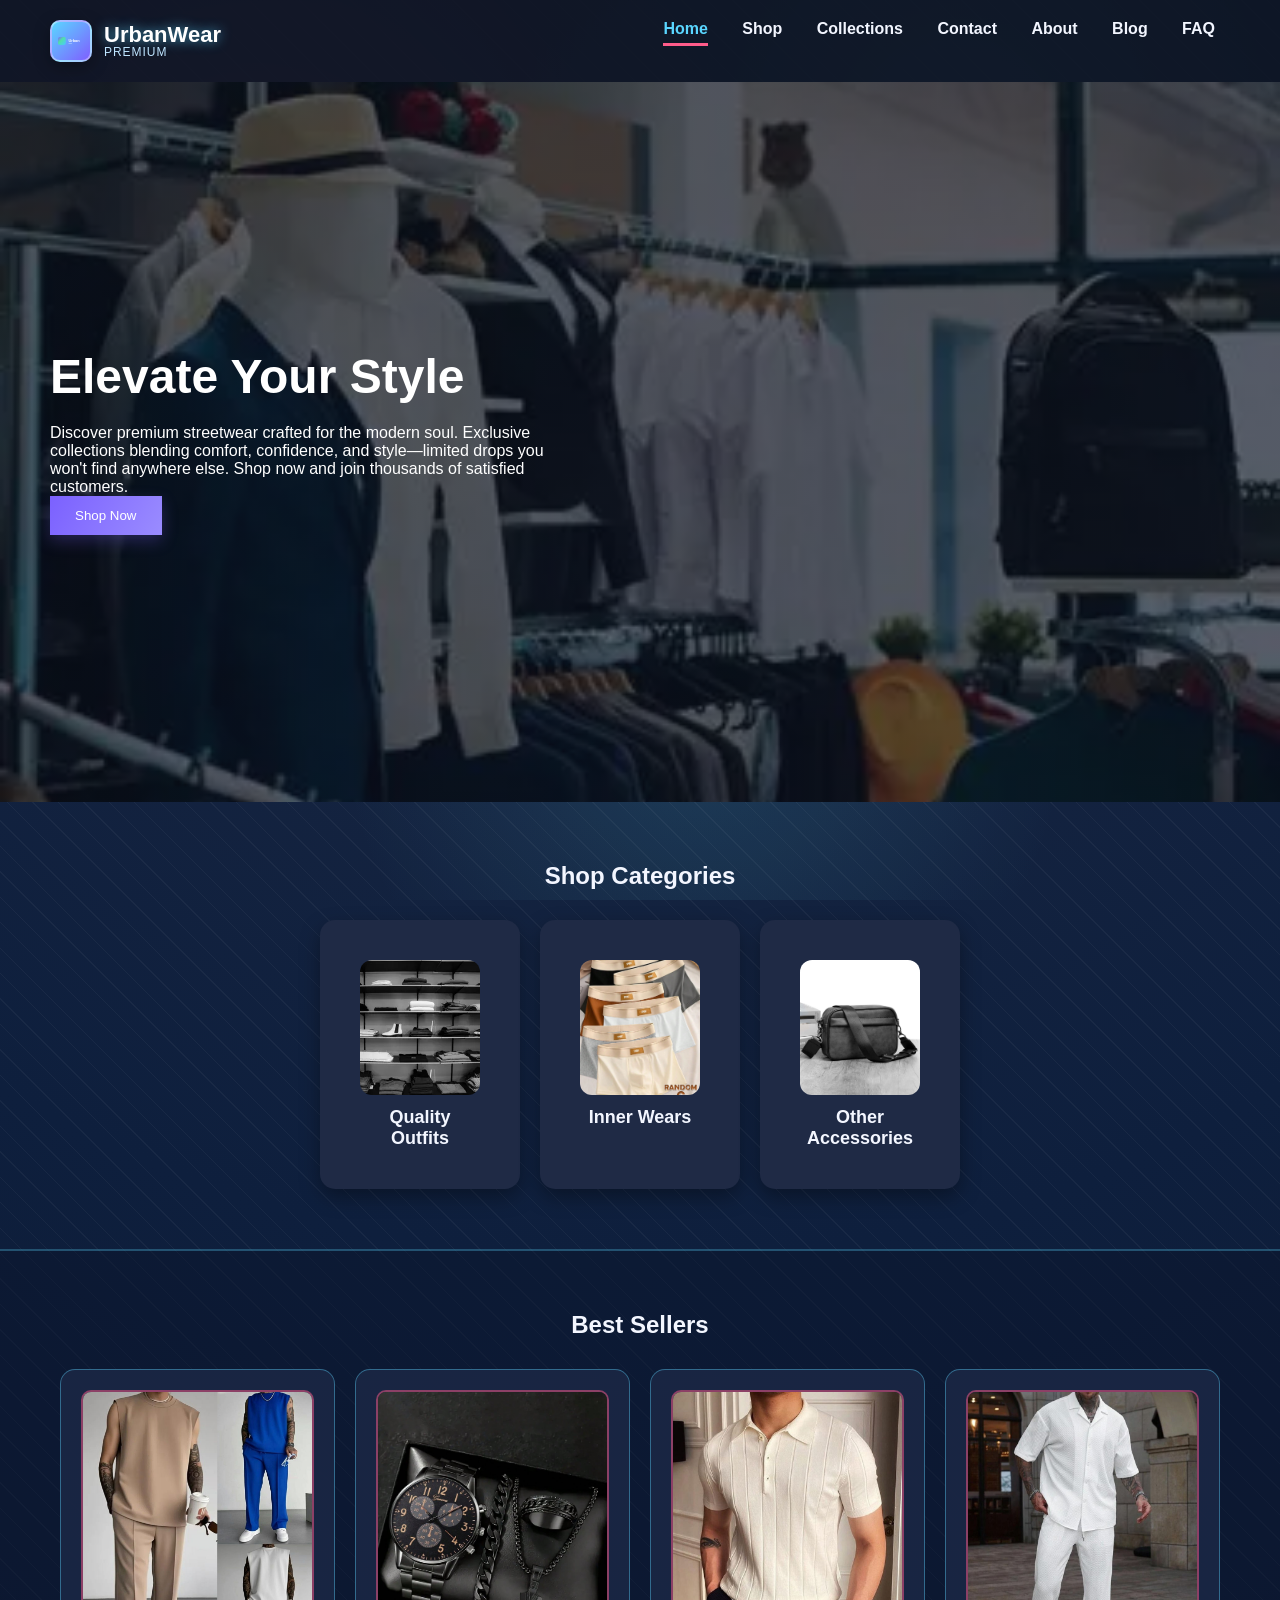
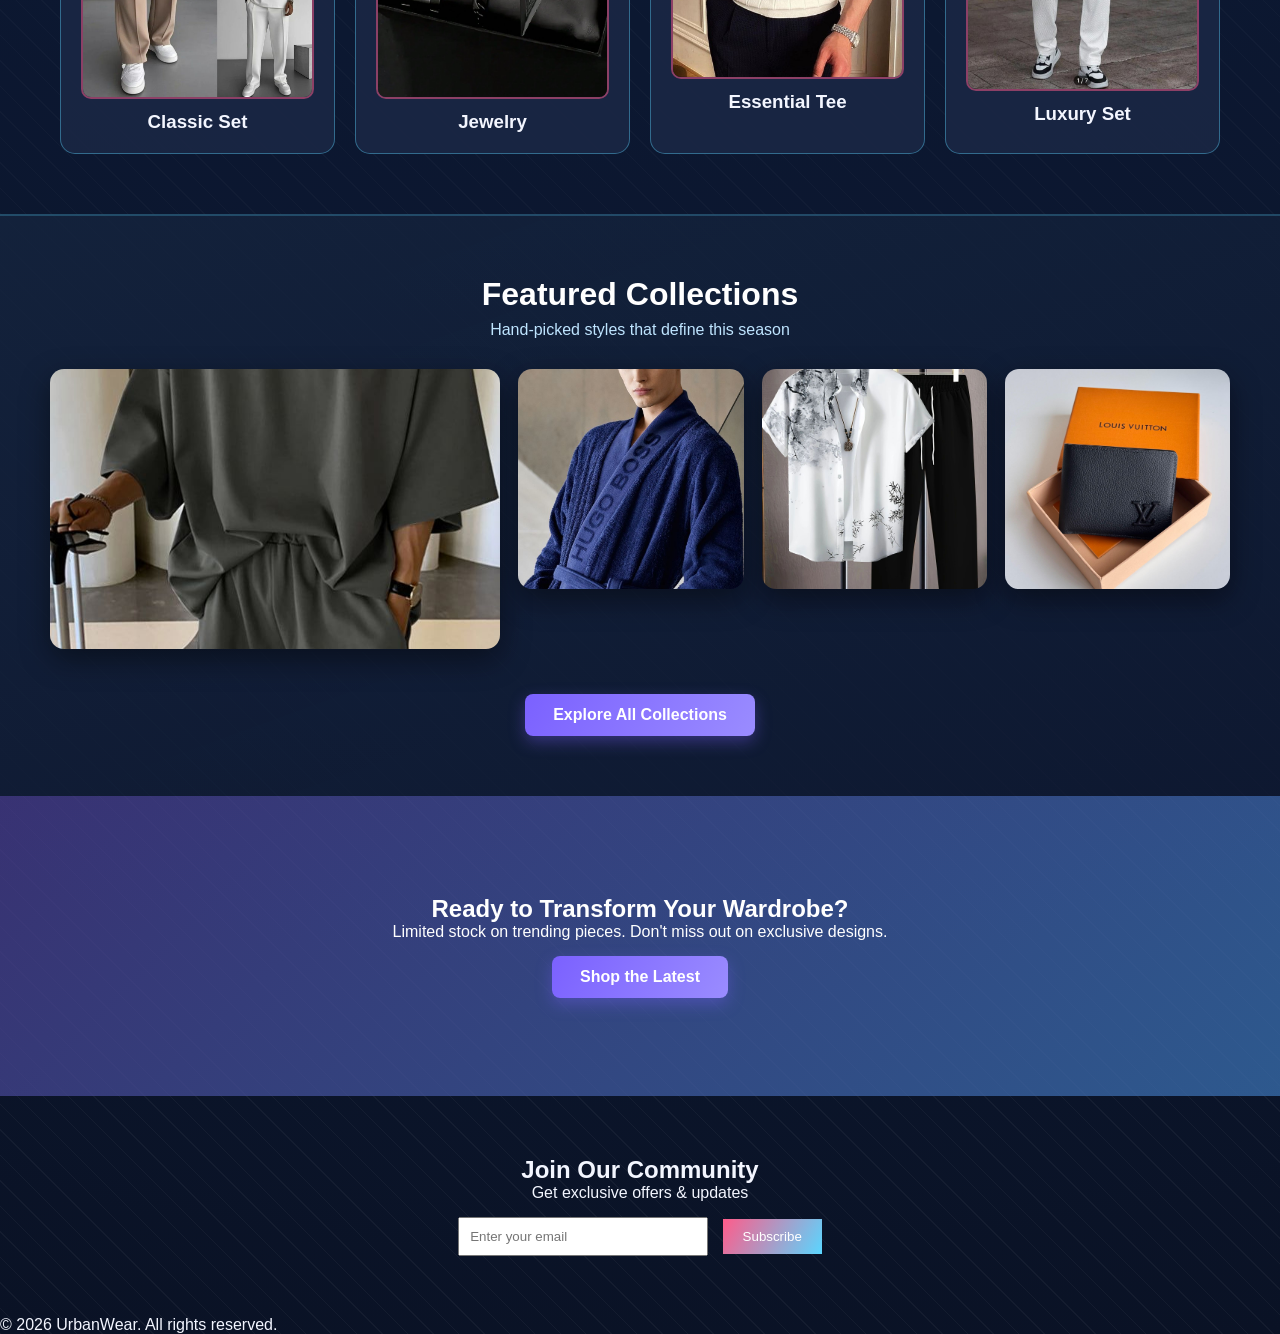
<file: index.html>
<!DOCTYPE html>
<html lang="en">
<head>
  <meta charset="UTF-8">
  <title>UrbanWear</title>
  <link rel="stylesheet" href="src/style.css">
</head>
<body>

<!-- NAVBAR -->
<header>
  <div class="logo">
    <img class="brand-logo" src="images/brand-logo.svg" alt="UrbanWear logo">
    <div class="logo-text"><strong>UrbanWear</strong><span>Premium</span></div>
  </div>
  <nav>
    <a href="index.html" class="active">Home</a>
    <a href="pages/shop.html">Shop</a>
    <a href="pages/collections.html">Collections</a>
    <a href="pages/contact.html">Contact</a>
    <a href="pages/about.html">About</a>
    <a href="pages/blog.html">Blog</a>
    <a href="pages/faq.html">FAQ</a>
  </nav>
</header>

<!-- HERO -->
<section class="hero">
  <div class="hero-text">
    <h1>Elevate Your Style</h1>
    <p>Discover premium streetwear crafted for the modern soul. Exclusive collections blending comfort, confidence, and style—limited drops you won't find anywhere else. Shop now and join thousands of satisfied customers.</p>
    <button onclick="location.href='pages/shop.html'">Shop Now</button>
  </div>
</section>

<!-- CATEGORIES -->
<section class="categories">
  <h2>Shop Categories</h2>
  <div class="category-grid">
    <a href="pages/shop.html" class="card">
      <img src="images/boutique pic3.webp" alt="">
      <span>Quality Outfits</span>
    </a>
    <a href="pages/shop.html" class="card">
      <img src="images/innerwears.jpg" alt="Joggers">
      <span>Inner Wears</span>
    </a>
    <a href="pages/shop.html" class="card">
      <img src="images/side bag.jpg" alt="T-Shirts">
      <span>Other Accessories</span>
    </a>
  </div>
</section>

<!-- BEST SELLERS -->
<section class="products">
  <h2>Best Sellers</h2>
  <div class="product-grid">

    <a href="pages/shop.html" class="product">
      <img src="images/luxury classicset.jpg">
      <h3>Classic Set</h3>
    </a>

    <a href="pages/shop.html" class="product">
      <img src="images/jewelry pic1.jpg">
      <h3>Jewelry</h3>
    </a>

    <a href="pages/shop.html" class="product">
      <img src="images/detailed shirt.jpg">
      <h3>Essential Tee</h3>
    </a>

    <a href="pages/shop.html" class="product">
      <img src="images/luxury twopiece set.jpg">
      <h3>Luxury Set</h3>
    </a>

  </div>
</section>

<!-- FEATURED COLLECTIONS -->
<section class="featured-showcase">
  <h2>Featured Collections</h2>
  <p>Hand-picked styles that define this season</p>
  <div class="showcase-boxes">
    <div class="showcase-box large">
      <img src="images/featuredpic1.jpg" alt="Luxury Collection">
      <div class="box-overlay">
        <h3>Luxury Sets</h3>
        <span>Premium Quality</span>
      </div>
    </div>
    <div class="showcase-box">
      <img src="images/pj2.jpg" alt="Urban Essentials">
      <div class="box-overlay">
        <h3>Urban Essentials</h3>
        <span>Street Style</span>
      </div>
    </div>
    <div class="showcase-box">
      <img src="images/featuredpic2.jpg" alt="Comfort Wear">
      <div class="box-overlay">
        <h3>Comfort Wear</h3>
        <span>All Day</span>
      </div>
    </div>
    <div class="showcase-box">
      <img src="images/wallet2.jpg" alt="Accessories">
      <div class="box-overlay">
        <h3>Accessories</h3>
        <span>Complete Look</span>
      </div>
    </div>
  </div>
  <a href="pages/collections.html" class="btn-link" style="display: inline-block; margin-top: 25px;">Explore All Collections</a>
</section>

<!-- PROMO -->
<section class="promo">
  <div class="promo-text">
    <h2>Ready to Transform Your Wardrobe?</h2>
    <p>Limited stock on trending pieces. Don't miss out on exclusive designs.</p>
    <a href="pages/shop.html" class="btn-link">Shop the Latest</a>
  </div>
</section>

<!-- NEWSLETTER -->
<section class="newsletter">
  <h2>Join Our Community</h2>
  <p>Get exclusive offers & updates</p>
  <input type="email" placeholder="Enter your email">
  <button>Subscribe</button>
</section>

<!-- FOOTER -->
<footer>
  <p>© 2026 UrbanWear. All rights reserved.</p>
</footer>

</body>
</html>
</file>
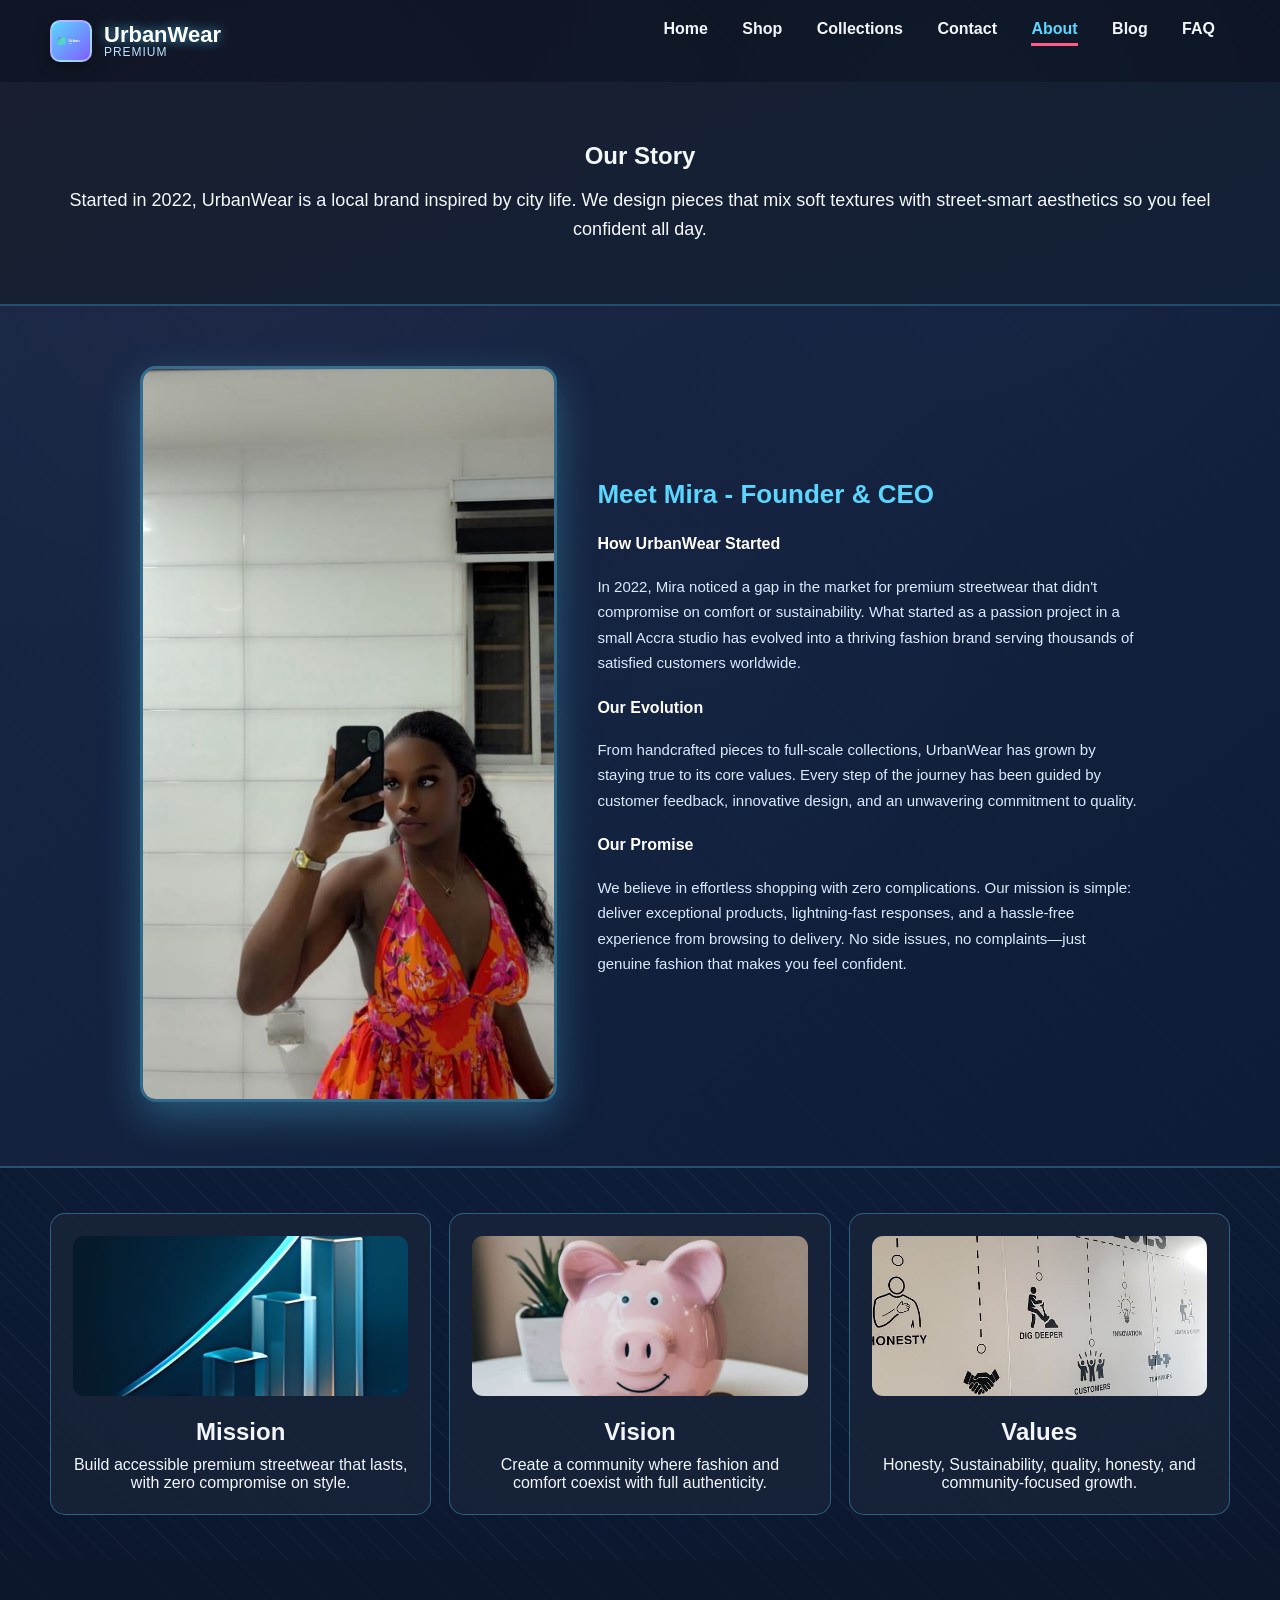
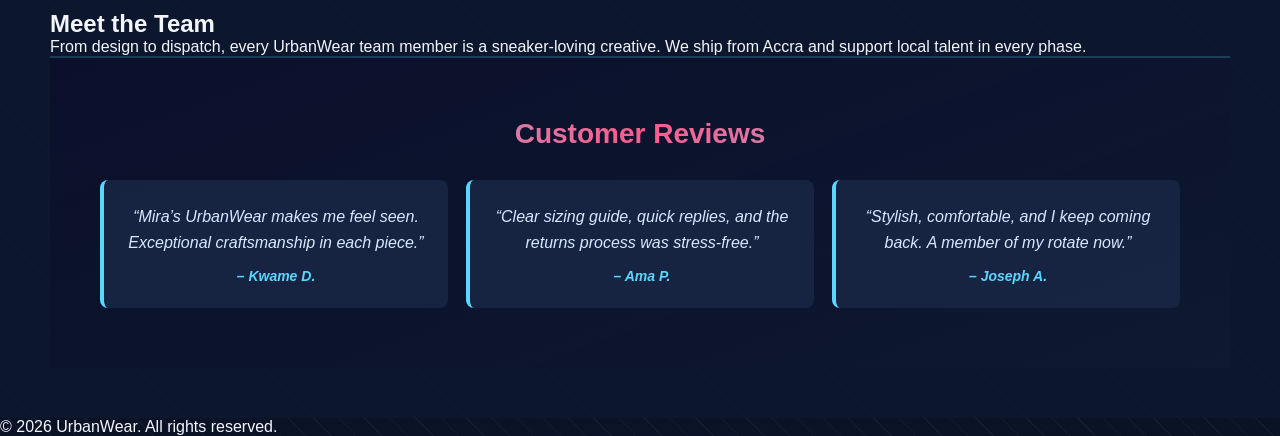
<file: pages/about.html>
<!DOCTYPE html>
<html lang="en">
<head>
  <meta charset="UTF-8">
  <title>About - UrbanWear</title>
  <link rel="stylesheet" href="../src/style.css">
</head>
<body>
<header>
  <div class="logo">
    <img class="brand-logo" src="../images/brand-logo.svg" alt="UrbanWear logo">
    <div class="logo-text"><strong>UrbanWear</strong><span>Premium</span></div>
  </div>
  <nav>
    <a href="../index.html">Home</a>
    <a href="shop.html">Shop</a>
    <a href="collections.html">Collections</a>
    <a href="contact.html">Contact</a>
    <a href="about.html" class="active">About</a>
    <a href="blog.html">Blog</a>
    <a href="faq.html">FAQ</a>
  </nav>
</header>

<section class="story-section">
  <div class="story-content">
    <h1>Our Story</h1>
    <p>Started in 2022, UrbanWear is a local brand inspired by city life. We design pieces that mix soft textures with street-smart aesthetics so you feel confident all day.</p>
  </div>
</section>

<section class="ceo-section">
  <div class="ceo-content">
    <div class="ceo-image">
      <img src="../images/WhatsApp Image 2026-03-25 at 11.17.06 PM (1).jpeg" alt="Mira - CEO & Founder">
    </div>
    <div class="ceo-story">
      <h2>Meet Mira - Founder & CEO</h2>
      <p><strong>How UrbanWear Started</strong></p>
      <p>In 2022, Mira noticed a gap in the market for premium streetwear that didn't compromise on comfort or sustainability. What started as a passion project in a small Accra studio has evolved into a thriving fashion brand serving thousands of satisfied customers worldwide.</p>
      <p><strong>Our Evolution</strong></p>
      <p>From handcrafted pieces to full-scale collections, UrbanWear has grown by staying true to its core values. Every step of the journey has been guided by customer feedback, innovative design, and an unwavering commitment to quality.</p>
      <p><strong>Our Promise</strong></p>
      <p>We believe in effortless shopping with zero complications. Our mission is simple: deliver exceptional products, lightning-fast responses, and a hassle-free experience from browsing to delivery. No side issues, no complaints—just genuine fashion that makes you feel confident.</p>
    </div>
  </div>
</section>

<section class="mission-grid">
  <article>
    <img src="../images/mission.jpg" alt="Mission image">
    <h2>Mission</h2>
    <p>Build accessible premium streetwear that lasts, with zero compromise on style.</p>
  </article>
  <article>
    <img src="../images/vision.jpg" alt="Vision image">
    <h2>Vision</h2>
    <p>Create a community where fashion and comfort coexist with full authenticity.</p>
  </article>
  <article>
    <img src="../images/values.jpg" alt="Values image">
    <h2>Values</h2>
    <p>Honesty, Sustainability, quality, honesty, and community-focused growth.</p>
  </article>
</section>

<section class="team-review">
  <div class="team-block">
    <h2>Meet the Team</h2>
    <p>From design to dispatch, every UrbanWear team member is a sneaker-loving creative. We ship from Accra and support local talent in every phase.</p>
  </div>
  <div class="review-boxes">
    <h2>Customer Reviews</h2>
    <div class="testimonial-grid">
      <blockquote>
        <p>“Mira’s UrbanWear makes me feel seen. Exceptional craftsmanship in each piece.”</p>
        <footer>– Kwame D.</footer>
      </blockquote>
      <blockquote>
        <p>“Clear sizing guide, quick replies, and the returns process was stress-free.”</p>
        <footer>– Ama P.</footer>
      </blockquote>
      <blockquote>
        <p>“Stylish, comfortable, and I keep coming back. A member of my rotate now.”</p>
        <footer>– Joseph A.</footer>
      </blockquote>
    </div>
  </div>
</section>

<footer>
  <p>© 2026 UrbanWear. All rights reserved.</p>
</footer>
</body>
</html>
</file>
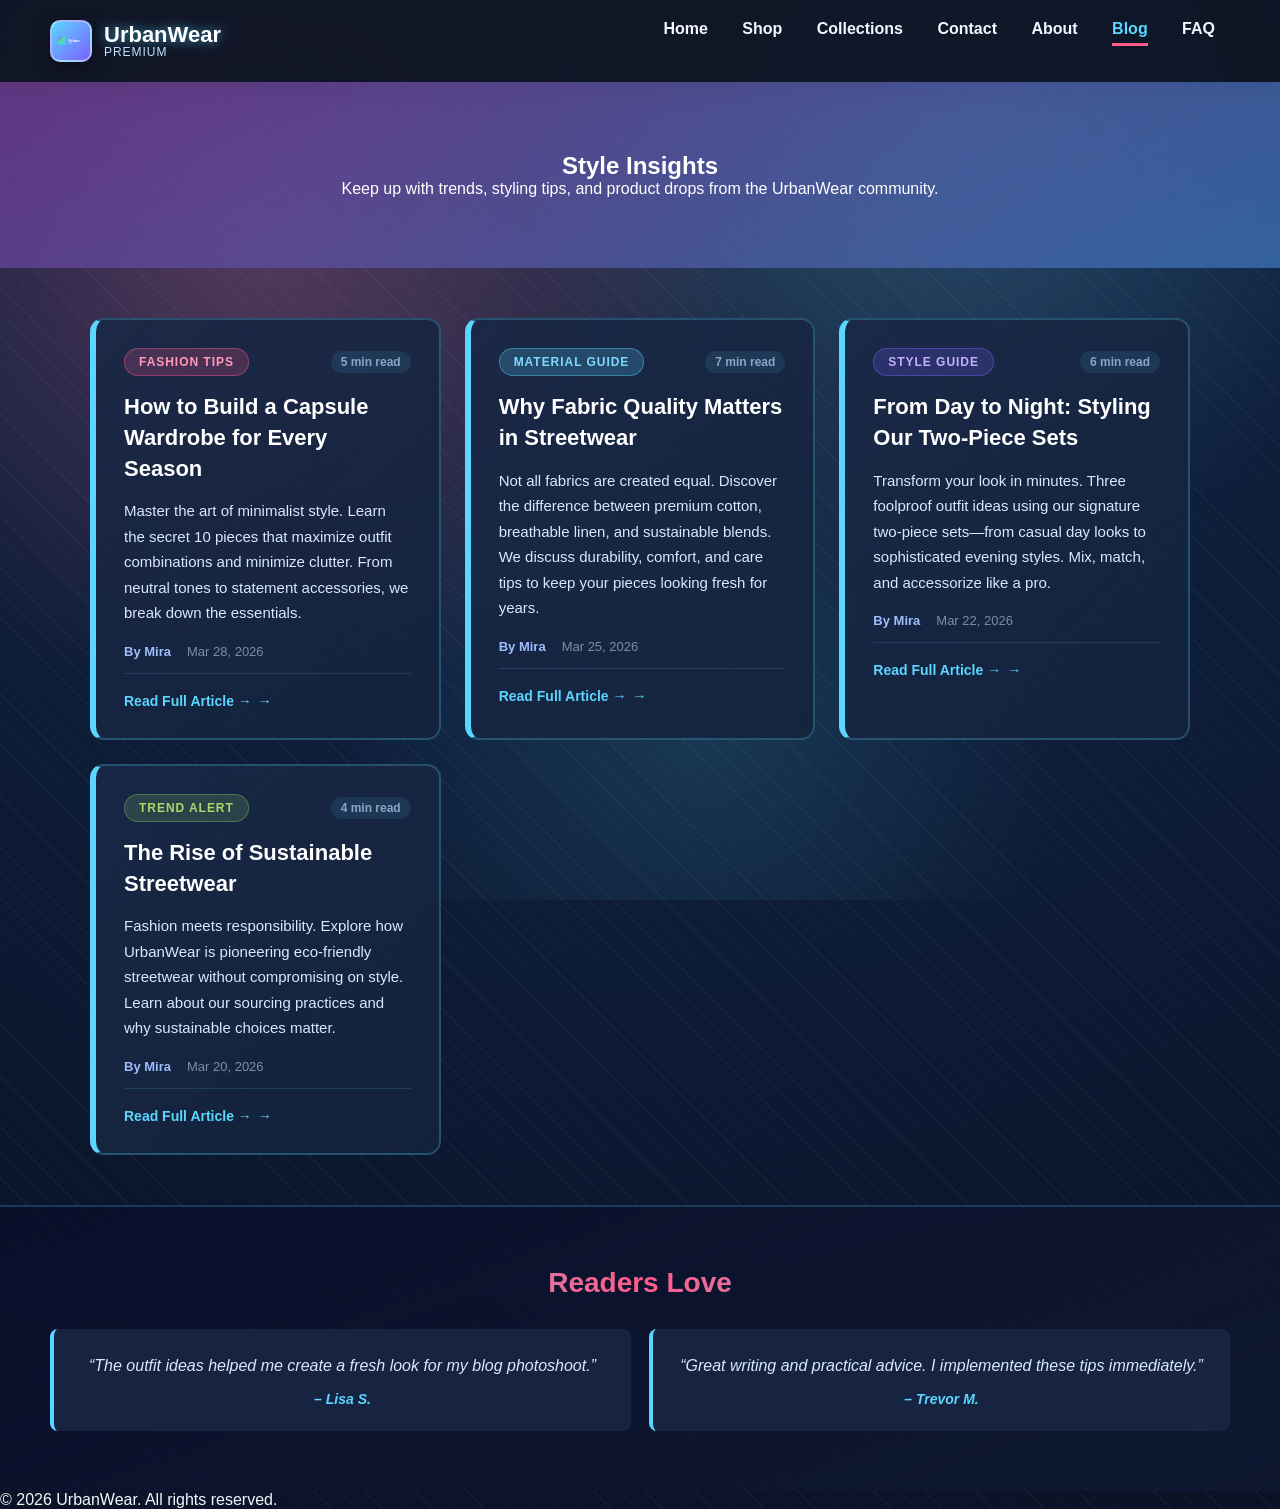
<file: pages/blog.html>
<!DOCTYPE html>
<html lang="en">
<head>
  <meta charset="UTF-8">
  <title>Blog - UrbanWear</title>
  <link rel="stylesheet" href="../src/style.css">
</head>
<body>
<header>
  <div class="logo">
    <img class="brand-logo" src="../images/brand-logo.svg" alt="UrbanWear logo">
    <div class="logo-text"><strong>UrbanWear</strong><span>Premium</span></div>
  </div>
  <nav>
    <a href="../index.html">Home</a>
    <a href="shop.html">Shop</a>
    <a href="collections.html">Collections</a>
    <a href="contact.html">Contact</a>
    <a href="about.html">About</a>
    <a href="blog.html" class="active">Blog</a>
    <a href="faq.html">FAQ</a>
  </nav>
</header>

<section class="blog-hero">
  <h1>Style Insights</h1>
  <p>Keep up with trends, styling tips, and product drops from the UrbanWear community.</p>
</section>

<main class="blog-container">
  <article class="blog-card-alt">
    <div class="blog-header">
      <span class="blog-category fashion">Fashion Tips</span>
      <span class="read-time">5 min read</span>
    </div>
    <h2>How to Build a Capsule Wardrobe for Every Season</h2>
    <p>Master the art of minimalist style. Learn the secret 10 pieces that maximize outfit combinations and minimize clutter. From neutral tones to statement accessories, we break down the essentials.</p>
    <div class="blog-meta">
      <span class="author">By Mira</span>
      <span class="date">Mar 28, 2026</span>
    </div>
    <a href="#" class="read-more">Read Full Article →</a>
  </article>

  <article class="blog-card-alt">
    <div class="blog-header">
      <span class="blog-category quality">Material Guide</span>
      <span class="read-time">7 min read</span>
    </div>
    <h2>Why Fabric Quality Matters in Streetwear</h2>
    <p>Not all fabrics are created equal. Discover the difference between premium cotton, breathable linen, and sustainable blends. We discuss durability, comfort, and care tips to keep your pieces looking fresh for years.</p>
    <div class="blog-meta">
      <span class="author">By Mira</span>
      <span class="date">Mar 25, 2026</span>
    </div>
    <a href="#" class="read-more">Read Full Article →</a>
  </article>

  <article class="blog-card-alt">
    <div class="blog-header">
      <span class="blog-category styling">Style Guide</span>
      <span class="read-time">6 min read</span>
    </div>
    <h2>From Day to Night: Styling Our Two-Piece Sets</h2>
    <p>Transform your look in minutes. Three foolproof outfit ideas using our signature two-piece sets—from casual day looks to sophisticated evening styles. Mix, match, and accessorize like a pro.</p>
    <div class="blog-meta">
      <span class="author">By Mira</span>
      <span class="date">Mar 22, 2026</span>
    </div>
    <a href="#" class="read-more">Read Full Article →</a>
  </article>

  <article class="blog-card-alt">
    <div class="blog-header">
      <span class="blog-category trend">Trend Alert</span>
      <span class="read-time">4 min read</span>
    </div>
    <h2>The Rise of Sustainable Streetwear</h2>
    <p>Fashion meets responsibility. Explore how UrbanWear is pioneering eco-friendly streetwear without compromising on style. Learn about our sourcing practices and why sustainable choices matter.</p>
    <div class="blog-meta">
      <span class="author">By Mira</span>
      <span class="date">Mar 20, 2026</span>
    </div>
    <a href="#" class="read-more">Read Full Article →</a>
  </article>
</main>

<section class="review-boxes">
  <h2>Readers Love</h2>
  <div class="testimonial-grid">
    <blockquote>
      <p>“The outfit ideas helped me create a fresh look for my blog photoshoot.”</p>
      <footer>– Lisa S.</footer>
    </blockquote>
    <blockquote>
      <p>“Great writing and practical advice. I implemented these tips immediately.”</p>
      <footer>– Trevor M.</footer>
    </blockquote>
  </div>
</section>

<footer>
  <p>© 2026 UrbanWear. All rights reserved.</p>
</footer>
</body>
</html>
</file>
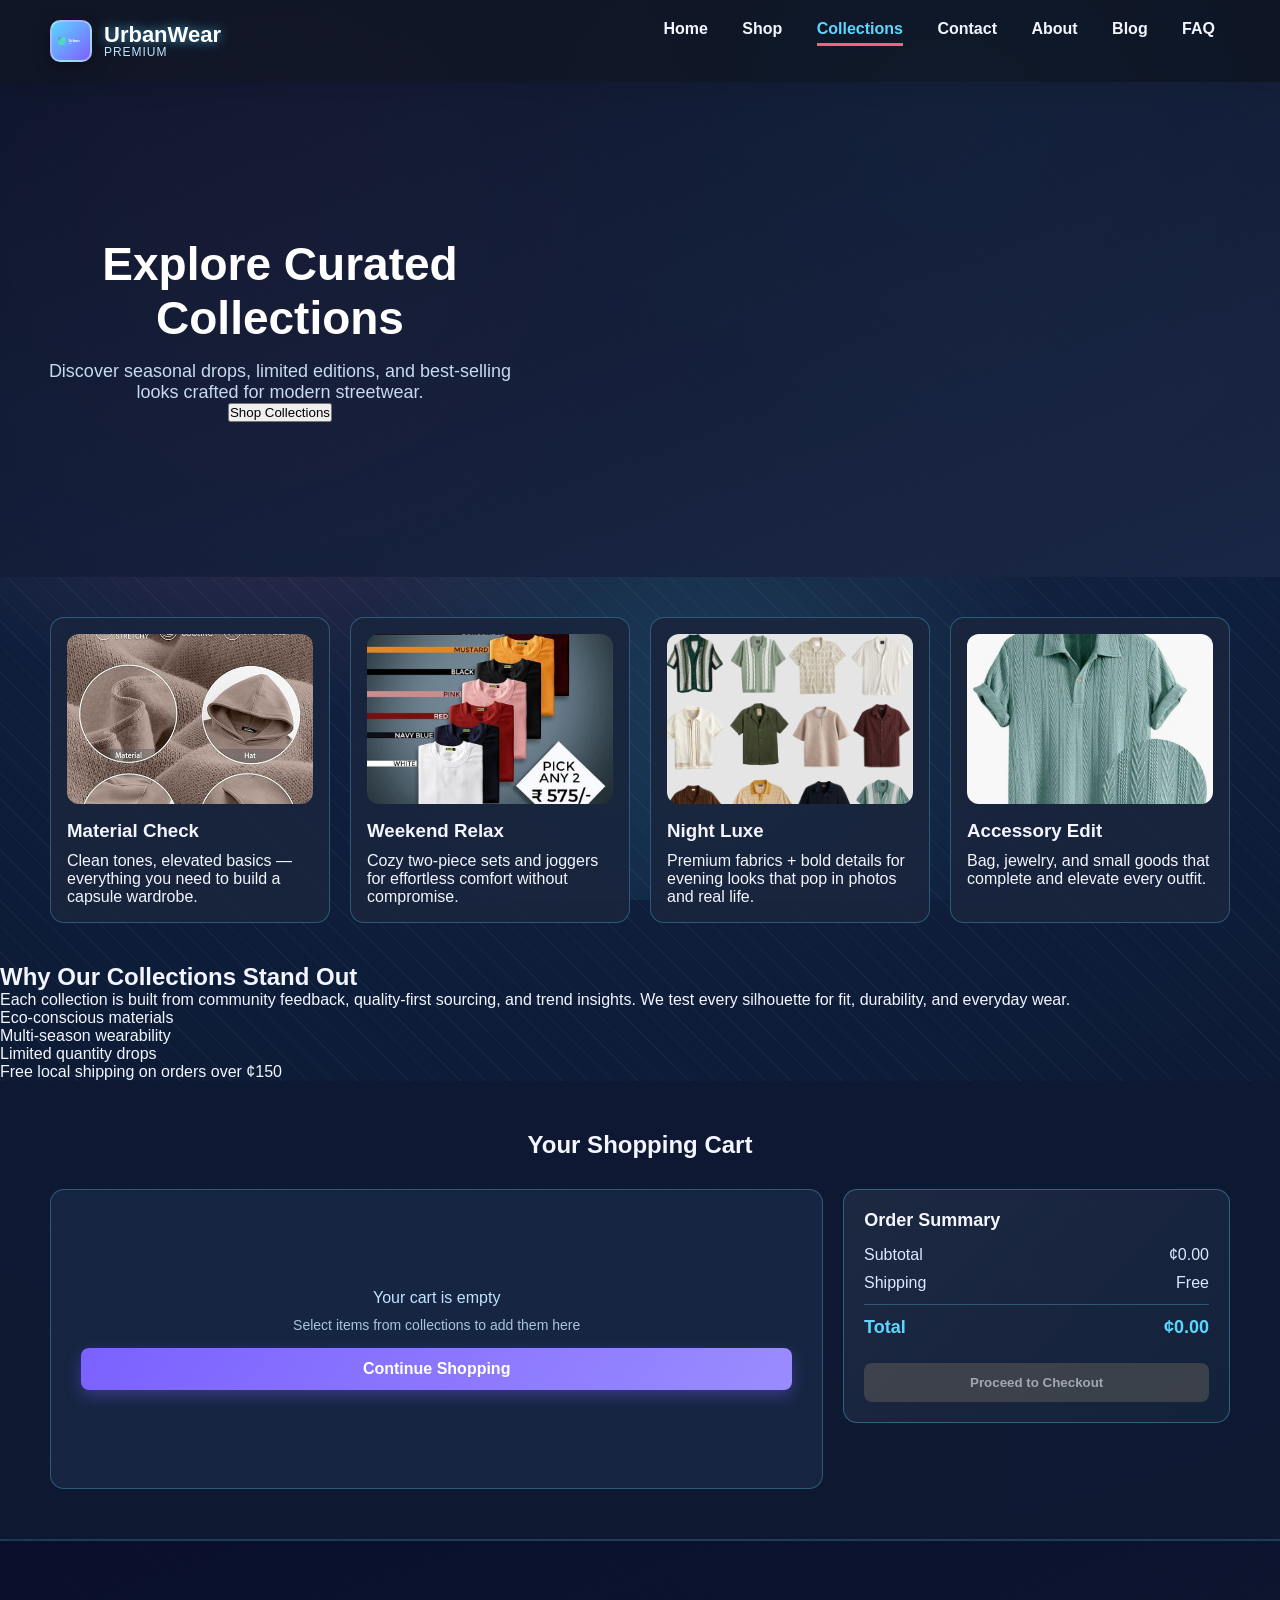
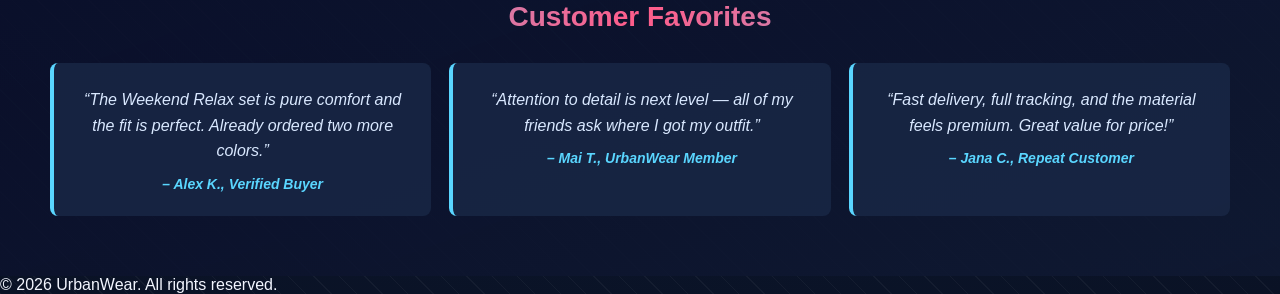
<file: pages/collections.html>
<!DOCTYPE html>
<html lang="en">
<head>
  <meta charset="UTF-8">
  <title>Collections - UrbanWear</title>
  <link rel="stylesheet" href="../src/style.css">
</head>
<body>
<header>
  <div class="logo">
    <img class="brand-logo" src="../images/brand-logo.svg" alt="UrbanWear logo">
    <div class="logo-text"><strong>UrbanWear</strong><span>Premium</span></div>
  </div>
  <nav>
    <a href="../index.html">Home</a>
    <a href="shop.html">Shop</a>
    <a href="collections.html" class="active">Collections</a>
    <a href="contact.html">Contact</a>
    <a href="about.html">About</a>
    <a href="blog.html">Blog</a>
    <a href="faq.html">FAQ</a>
  </nav>
</header>

<section class="hero-alt">
  <div class="hero-text">
    <h1>Explore Curated Collections</h1>
    <p>Discover seasonal drops, limited editions, and best-selling looks crafted for modern streetwear.</p>
    <button onclick="location.href='shop.html'">Shop Collections</button>
  </div>
</section>

<main class="collections-page">
  <section class="collection-grid">
    <article class="collection-card">
      <img src="../images/hoodie materialcheck.jpg" alt="Urban Essentials">
      <h3>Material Check</h3>
      <p>Clean tones, elevated basics — everything you need to build a capsule wardrobe.</p>
    </article>

    <article class="collection-card">
      <img src="../images/colorcollection.jpg" alt="Weekend Relax">
      <h3>Weekend Relax</h3>
      <p>Cozy two-piece sets and joggers for effortless comfort without compromise.</p>
    </article>

    <article class="collection-card">
      <img src="../images/types.png" alt="Night Luxe">
      <h3>Night Luxe</h3>
      <p>Premium fabrics + bold details for evening looks that pop in photos and real life.</p>
    </article>

    <article class="collection-card">
      <img src="../images/incase2.jpg" alt="Accessory Edit">
      <h3>Accessory Edit</h3>
      <p>Bag, jewelry, and small goods that complete and elevate every outfit.</p>
    </article>
  </section>

  <section class="info-panel">
    <h2>Why Our Collections Stand Out</h2>
    <p>Each collection is built from community feedback, quality-first sourcing, and trend insights. We test every silhouette for fit, durability, and everyday wear.</p>
    <ul>
      <li>Eco-conscious materials</li>
      <li>Multi-season wearability</li>
      <li>Limited quantity drops</li>
      <li>Free local shipping on orders over ¢150</li>
    </ul>
  </section>

  <section class="shopping-cart-section">
    <h2>Your Shopping Cart</h2>
    <div class="cart-container">
      <div class="cart-items">
        <div class="empty-cart">
          <p>Your cart is empty</p>
          <p style="font-size: 14px; color: #a8c5dd; margin-top: 10px;">Select items from collections to add them here</p>
          <a href="../pages/shop.html" class="btn-link" style="display: inline-block; margin-top: 15px;">Continue Shopping</a>
        </div>
      </div>
      <div class="cart-summary">
        <h3>Order Summary</h3>
        <div class="summary-row">
          <span>Subtotal</span>
          <span>¢0.00</span>
        </div>
        <div class="summary-row">
          <span>Shipping</span>
          <span>Free</span>
        </div>
        <hr style="border: none; border-top: 1px solid rgba(90, 214, 255, 0.3); margin: 12px 0;">
        <div class="summary-row total">
          <span>Total</span>
          <span>¢0.00</span>
        </div>
        <button class="checkout-btn" disabled>Proceed to Checkout</button>
      </div>
    </div>
  </section>

  <section class="review-boxes">
    <h2>Customer Favorites</h2>
    <div class="testimonial-grid">
      <blockquote>
        <p>“The Weekend Relax set is pure comfort and the fit is perfect. Already ordered two more colors.”</p>
        <footer>– Alex K., Verified Buyer</footer>
      </blockquote>
      <blockquote>
        <p>“Attention to detail is next level — all of my friends ask where I got my outfit.”</p>
        <footer>– Mai T., UrbanWear Member</footer>
      </blockquote>
      <blockquote>
        <p>“Fast delivery, full tracking, and the material feels premium. Great value for price!”</p>
        <footer>– Jana C., Repeat Customer</footer>
      </blockquote>
    </div>
  </section>
</main>

<footer>
  <p>© 2026 UrbanWear. All rights reserved.</p>
</footer>
</body>
</html>
</file>
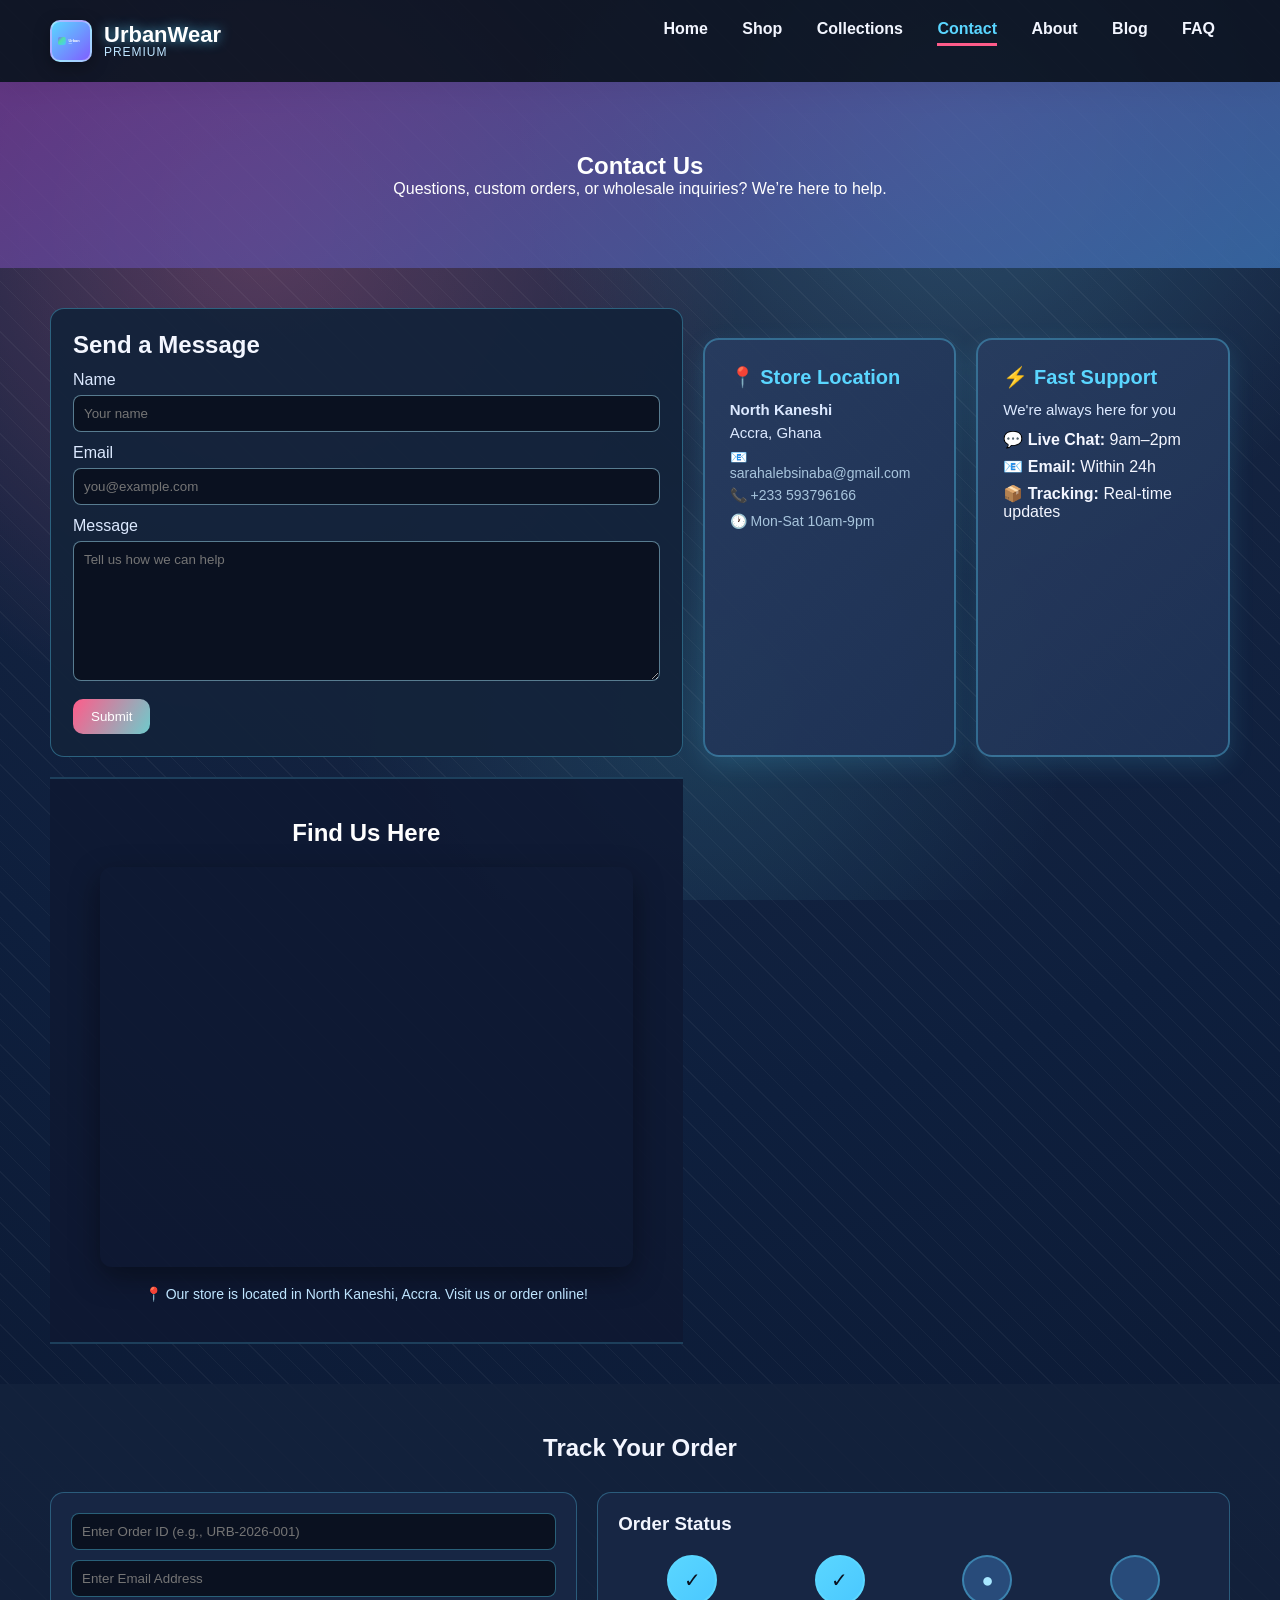
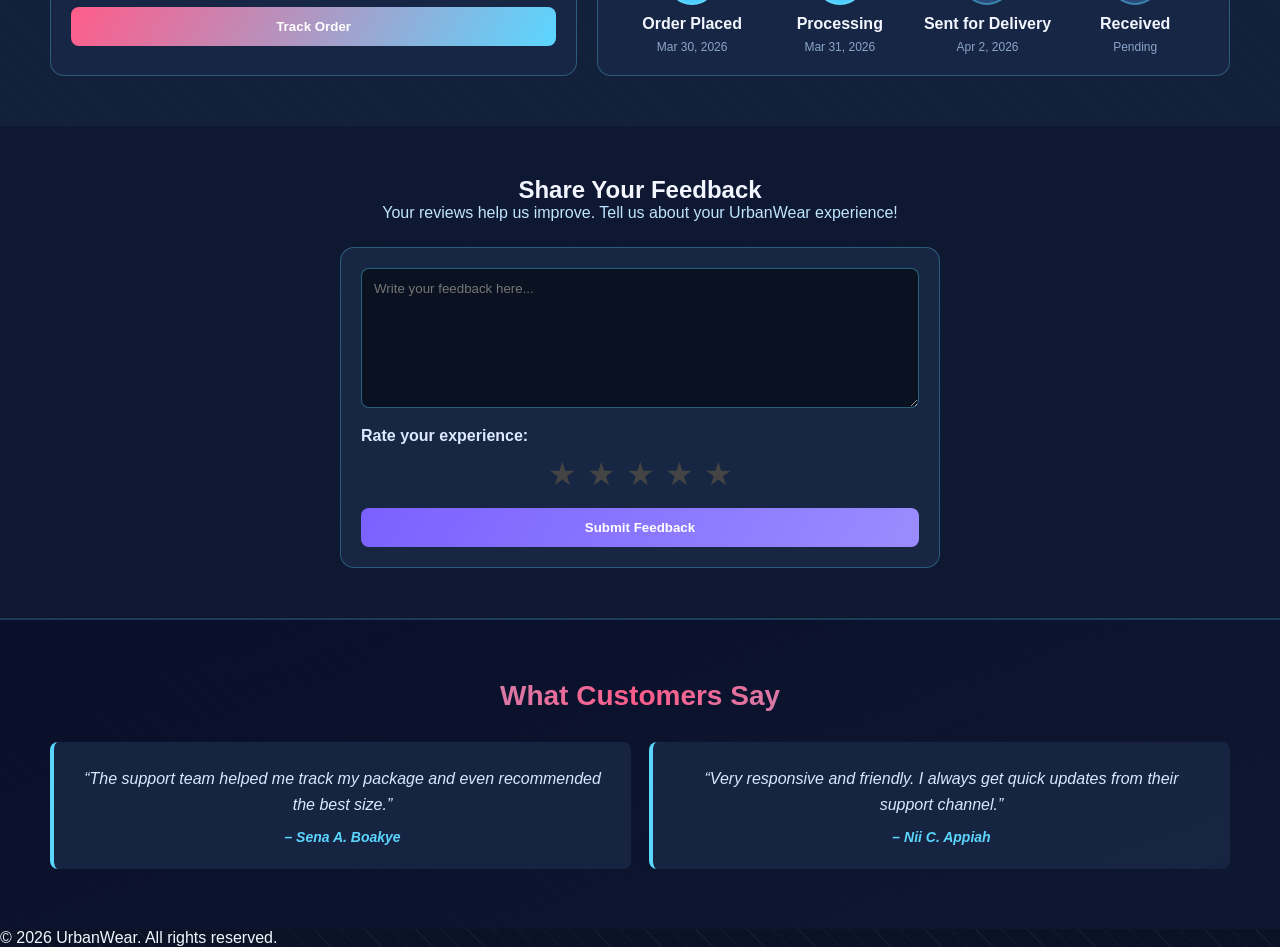
<file: pages/contact.html>
<!DOCTYPE html>
<html lang="en">
<head>
  <meta charset="UTF-8">
  <title>Contact - UrbanWear</title>
  <link rel="stylesheet" href="../src/style.css">
</head>
<body>
<header>
  <div class="logo">
    <img class="brand-logo" src="../images/brand-logo.svg" alt="UrbanWear logo">
    <div class="logo-text"><strong>UrbanWear</strong><span>Premium</span></div>
  </div>
  <nav>
    <a href="../index.html">Home</a>
    <a href="shop.html">Shop</a>
    <a href="collections.html">Collections</a>
    <a href="contact.html" class="active">Contact</a>
    <a href="about.html">About</a>
    <a href="blog.html">Blog</a>
    <a href="faq.html">FAQ</a>
  </nav>
</header>

<section class="contact-hero">
  <h1>Contact Us</h1>
  <p>Questions, custom orders, or wholesale inquiries? We’re here to help.</p>
</section>

<main class="contact-grid">
  <section class="contact-form">
    <h2>Send a Message</h2>
    <form>
      <label>Name</label>
      <input type="text" placeholder="Your name">
      <label>Email</label>
      <input type="email" placeholder="you@example.com">
      <label>Message</label>
      <textarea placeholder="Tell us how we can help"></textarea>
      <button type="submit">Submit</button>
    </form>
  </section>

  <section class="contact-boxes">
    <div class="info-box">
      <h3>📍 Store Location</h3>
      <p><strong>North Kaneshi</strong></p>
      <p>Accra, Ghana</p>
      <p style="font-size: 14px; margin-top: 8px; color: #a8c5dd;">📧 sarahalebsinaba@gmail.com</p>
      <p style="font-size: 14px; color: #a8c5dd;">📞 +233 593796166</p>
      <p style="font-size: 14px; color: #a8c5dd; margin-top: 10px;">🕐 Mon-Sat 10am-9pm</p>
    </div>

    <div class="info-box">
      <h3>⚡ Fast Support</h3>
      <p style="margin-bottom: 12px;">We're always here for you</p>
      <ul style="list-style: none; padding: 0;">
        <li style="margin-bottom: 8px;">💬 <strong>Live Chat:</strong> 9am–2pm</li>
        <li style="margin-bottom: 8px;">📧 <strong>Email:</strong> Within 24h</li>
        <li>📦 <strong>Tracking:</strong> Real-time updates</li>
      </ul>
    </div>
  </section>

  <section class="map-container">
    <h2>Find Us Here</h2>
    <iframe src="https://www.google.com/maps/embed?pb=!1m18!1m12!1m3!1d3971.1234567890!2d-0.2!3d5.6!2m3!1f0!2f0!3f0!3m2!1i1024!2i768!4f13.1!3m3!1m2!1s0x0%3A0x0!2sNorth%20Kaneshi%2C%20Accra%2C%20Ghana!5e0!3m2!1sen!2sgh!4v0000000000000" width="100%" height="400" style="border:0; border-radius: 12px;" allowfullscreen="" loading="lazy" referrerpolicy="no-referrer-when-downgrade"></iframe>
    <p style="text-align: center; margin-top: 15px; color: #bfe5ff; font-size: 14px;">📍 Our store is located in North Kaneshi, Accra. Visit us or order online!</p>
  </section>
</main>

<section class="order-tracking">
  <h2>Track Your Order</h2>
  <div class="tracking-container">
    <div class="tracking-form">
      <input type="text" placeholder="Enter Order ID (e.g., URB-2026-001)">
      <input type="email" placeholder="Enter Email Address">
      <button>Track Order</button>
    </div>
    <div class="tracking-status">
      <h3>Order Status</h3>
      <div class="status-timeline">
        <div class="status-step">
          <div class="status-circle completed">✓</div>
          <p><strong>Order Placed</strong></p>
          <span>Mar 30, 2026</span>
        </div>
        <div class="status-step">
          <div class="status-circle completed">✓</div>
          <p><strong>Processing</strong></p>
          <span>Mar 31, 2026</span>
        </div>
        <div class="status-step">
          <div class="status-circle">●</div>
          <p><strong>Sent for Delivery</strong></p>
          <span>Apr 2, 2026</span>
        </div>
        <div class="status-step">
          <div class="status-circle"></div>
          <p><strong>Received</strong></p>
          <span>Pending</span>
        </div>
      </div>
    </div>
  </div>
</section>

<section class="customer-feedback">
  <h2>Share Your Feedback</h2>
  <p>Your reviews help us improve. Tell us about your UrbanWear experience!</p>
  <div class="feedback-form">
    <textarea placeholder="Write your feedback here..."></textarea>
    <div class="rating">
      <label>Rate your experience:</label>
      <div class="stars">
        <span class="star" onclick="this.classList.toggle('active')">★</span>
        <span class="star" onclick="this.classList.toggle('active')">★</span>
        <span class="star" onclick="this.classList.toggle('active')">★</span>
        <span class="star" onclick="this.classList.toggle('active')">★</span>
        <span class="star" onclick="this.classList.toggle('active')">★</span>
      </div>
    </div>
    <button class="submit-feedback">Submit Feedback</button>
  </div>
</section>

<section class="review-boxes">
  <h2>What Customers Say</h2>
  <div class="testimonial-grid">
    <blockquote>
      <p>“The support team helped me track my package and even recommended the best size.”</p>
      <footer>– Sena A. Boakye</footer>
    </blockquote>
    <blockquote>
      <p>“Very responsive and friendly. I always get quick updates from their support channel.”</p>
      <footer>– Nii C. Appiah</footer>
    </blockquote>
  </div>
</section>

<footer>
  <p>© 2026 UrbanWear. All rights reserved.</p>
</footer>
</body>
</html>
</file>
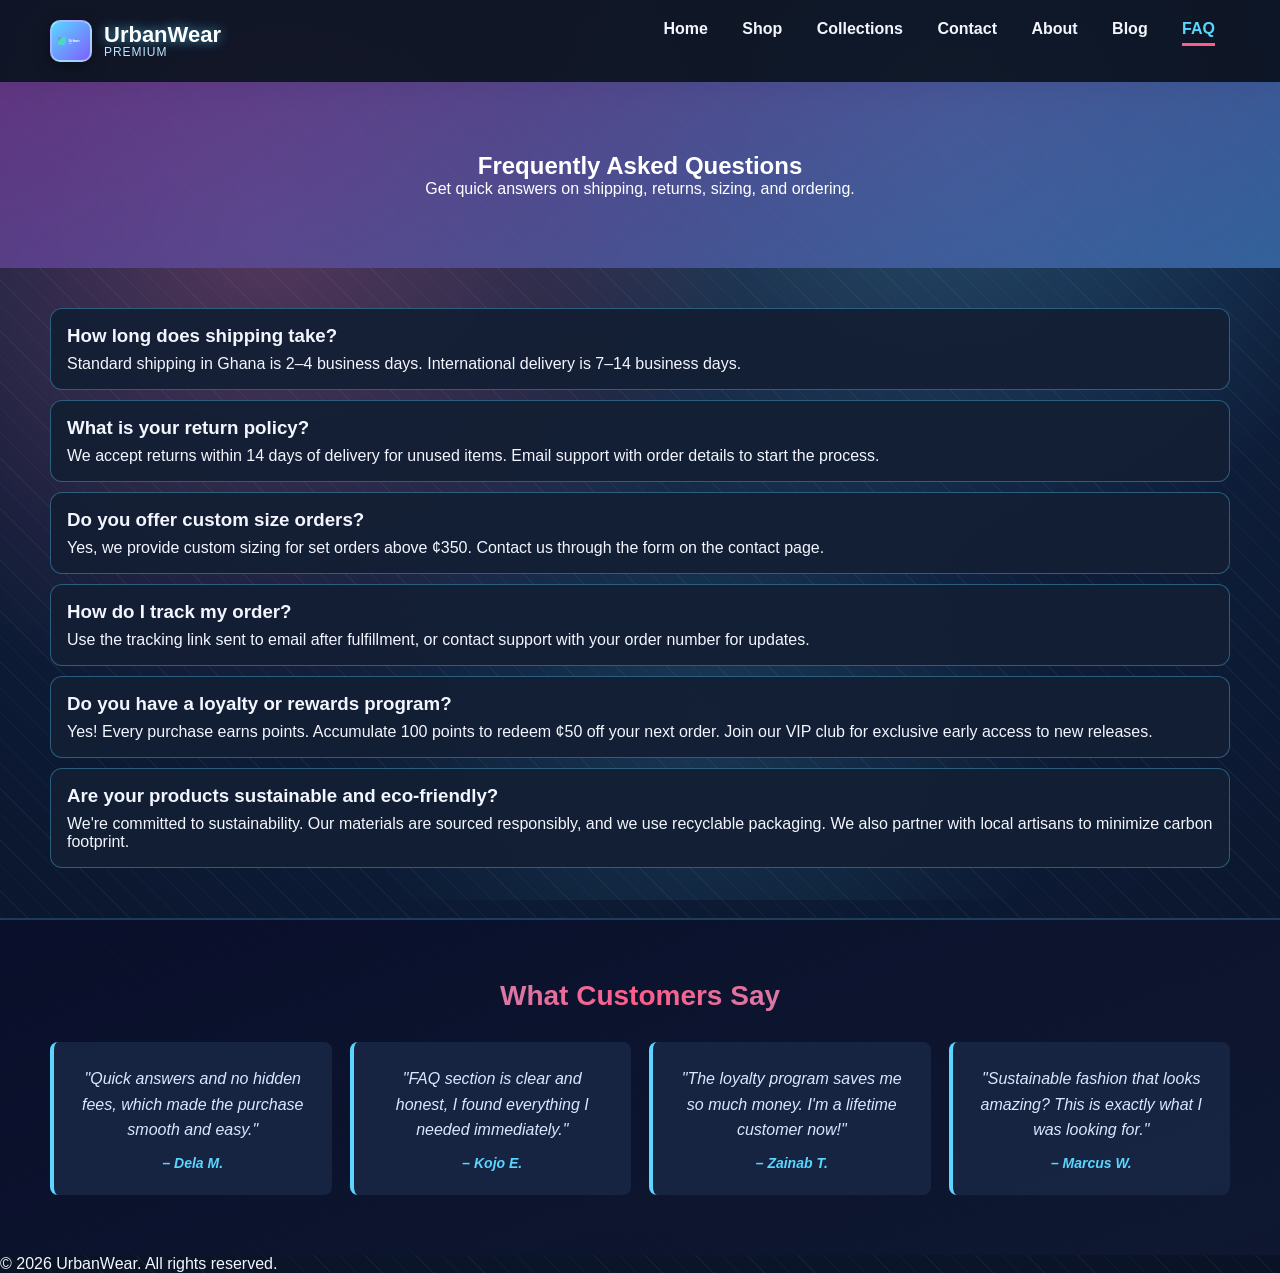
<file: pages/faq.html>
<!DOCTYPE html>
<html lang="en">
<head>
  <meta charset="UTF-8">
  <title>FAQ - UrbanWear</title>
  <link rel="stylesheet" href="../src/style.css">
</head>
<body>
<header>
  <div class="logo">
    <img class="brand-logo" src="../images/brand-logo.svg" alt="UrbanWear logo">
    <div class="logo-text"><strong>UrbanWear</strong><span>Premium</span></div>
  </div>
  <nav>
    <a href="../index.html">Home</a>
    <a href="shop.html">Shop</a>
    <a href="collections.html">Collections</a>
    <a href="contact.html">Contact</a>
    <a href="about.html">About</a>
    <a href="blog.html">Blog</a>
    <a href="faq.html" class="active">FAQ</a>
  </nav>
</header>

<section class="faq-hero">
  <h1>Frequently Asked Questions</h1>
  <p>Get quick answers on shipping, returns, sizing, and ordering.</p>
</section>

<main class="faq-accordion">
  <div class="faq-item">
    <h3>How long does shipping take?</h3>
    <p>Standard shipping in Ghana is 2–4 business days. International delivery is 7–14 business days.</p>
  </div>
  <div class="faq-item">
    <h3>What is your return policy?</h3>
    <p>We accept returns within 14 days of delivery for unused items. Email support with order details to start the process.</p>
  </div>
  <div class="faq-item">
    <h3>Do you offer custom size orders?</h3>
    <p>Yes, we provide custom sizing for set orders above ¢350. Contact us through the form on the contact page.</p>
  </div>
  <div class="faq-item">
    <h3>How do I track my order?</h3>
    <p>Use the tracking link sent to email after fulfillment, or contact support with your order number for updates.</p>
  </div>
  <div class="faq-item">
    <h3>Do you have a loyalty or rewards program?</h3>
    <p>Yes! Every purchase earns points. Accumulate 100 points to redeem ¢50 off your next order. Join our VIP club for exclusive early access to new releases.</p>
  </div>
  <div class="faq-item">
    <h3>Are your products sustainable and eco-friendly?</h3>
    <p>We're committed to sustainability. Our materials are sourced responsibly, and we use recyclable packaging. We also partner with local artisans to minimize carbon footprint.</p>
  </div>
</main>

<section class="review-boxes">
  <h2>What Customers Say</h2>
  <div class="testimonial-grid">
    <blockquote>
      <p>"Quick answers and no hidden fees, which made the purchase smooth and easy."</p>
      <footer>– Dela M.</footer>
    </blockquote>
    <blockquote>
      <p>"FAQ section is clear and honest, I found everything I needed immediately."</p>
      <footer>– Kojo E.</footer>
    </blockquote>
    <blockquote>
      <p>"The loyalty program saves me so much money. I'm a lifetime customer now!"</p>
      <footer>– Zainab T.</footer>
    </blockquote>
    <blockquote>
      <p>"Sustainable fashion that looks amazing? This is exactly what I was looking for."</p>
      <footer>– Marcus W.</footer>
    </blockquote>
  </div>
</section>

<footer>
  <p>© 2026 UrbanWear. All rights reserved.</p>
</footer>
</body>
</html>
</file>
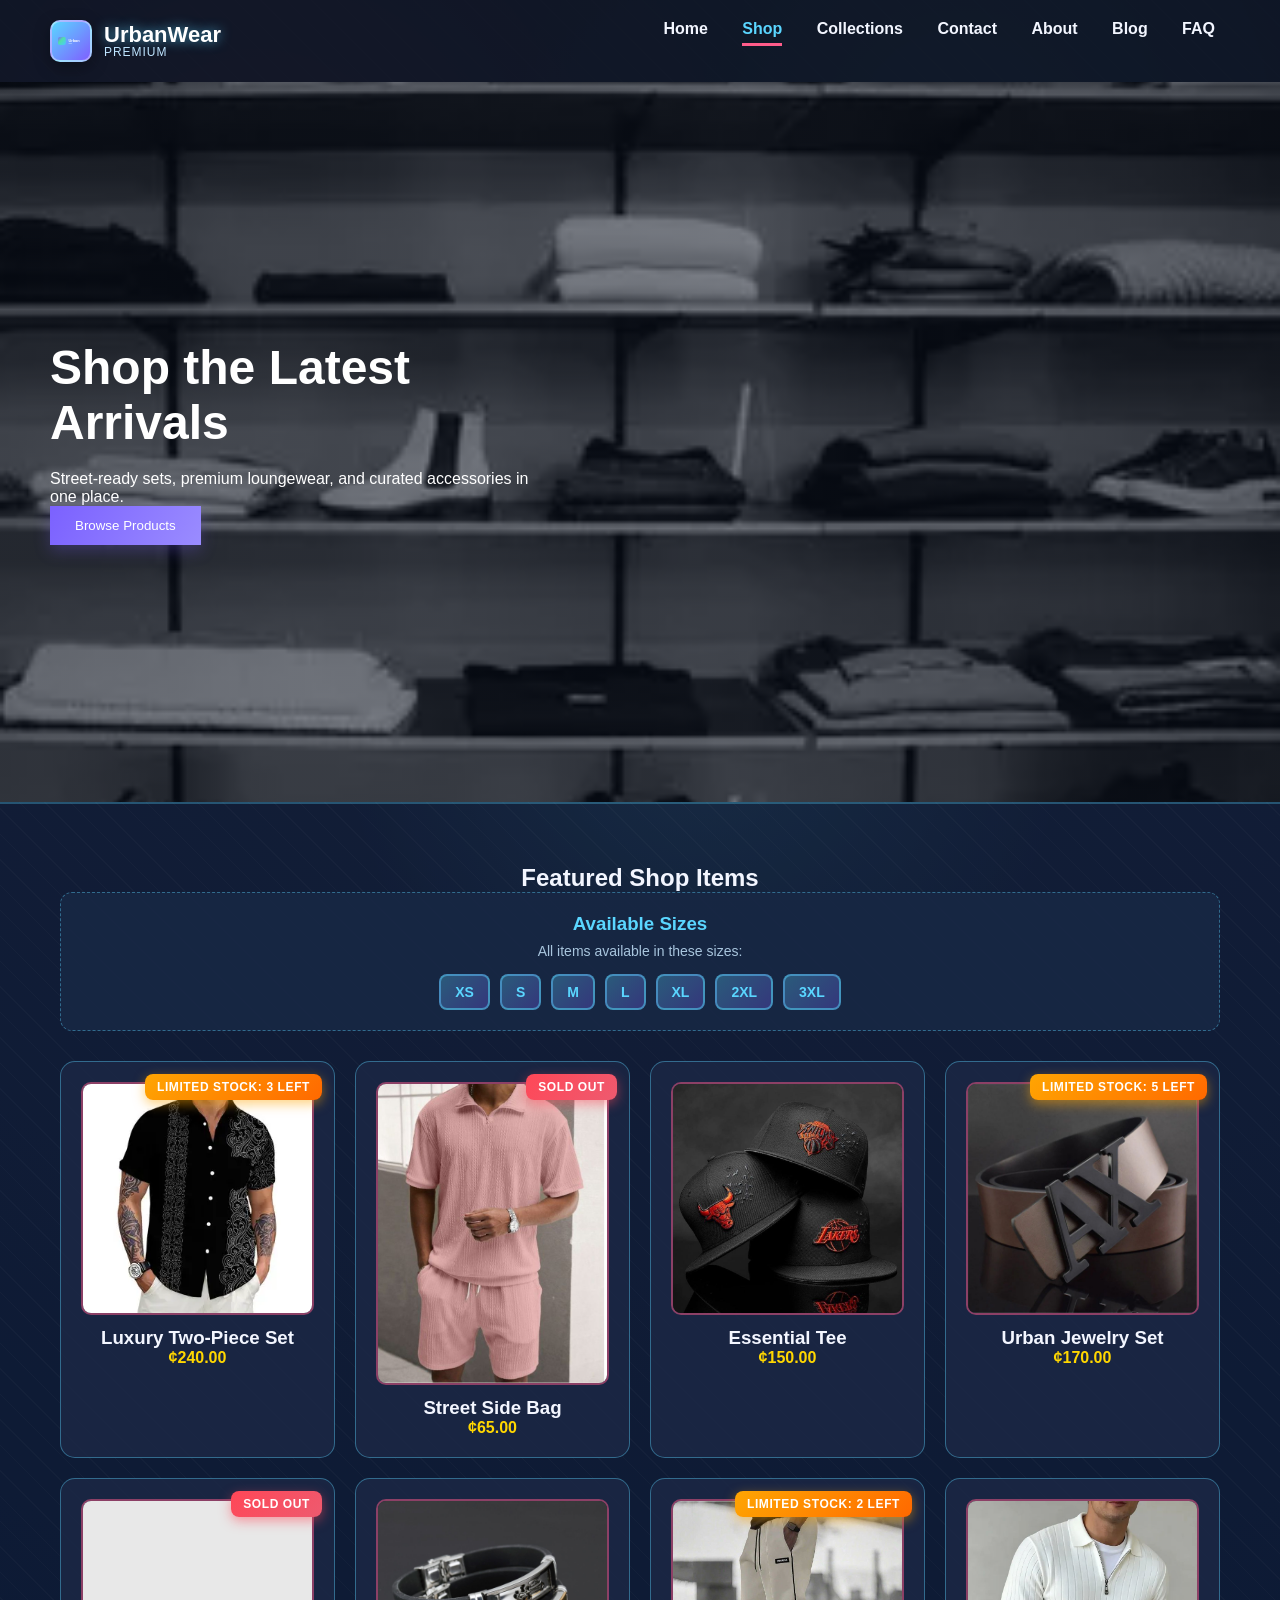
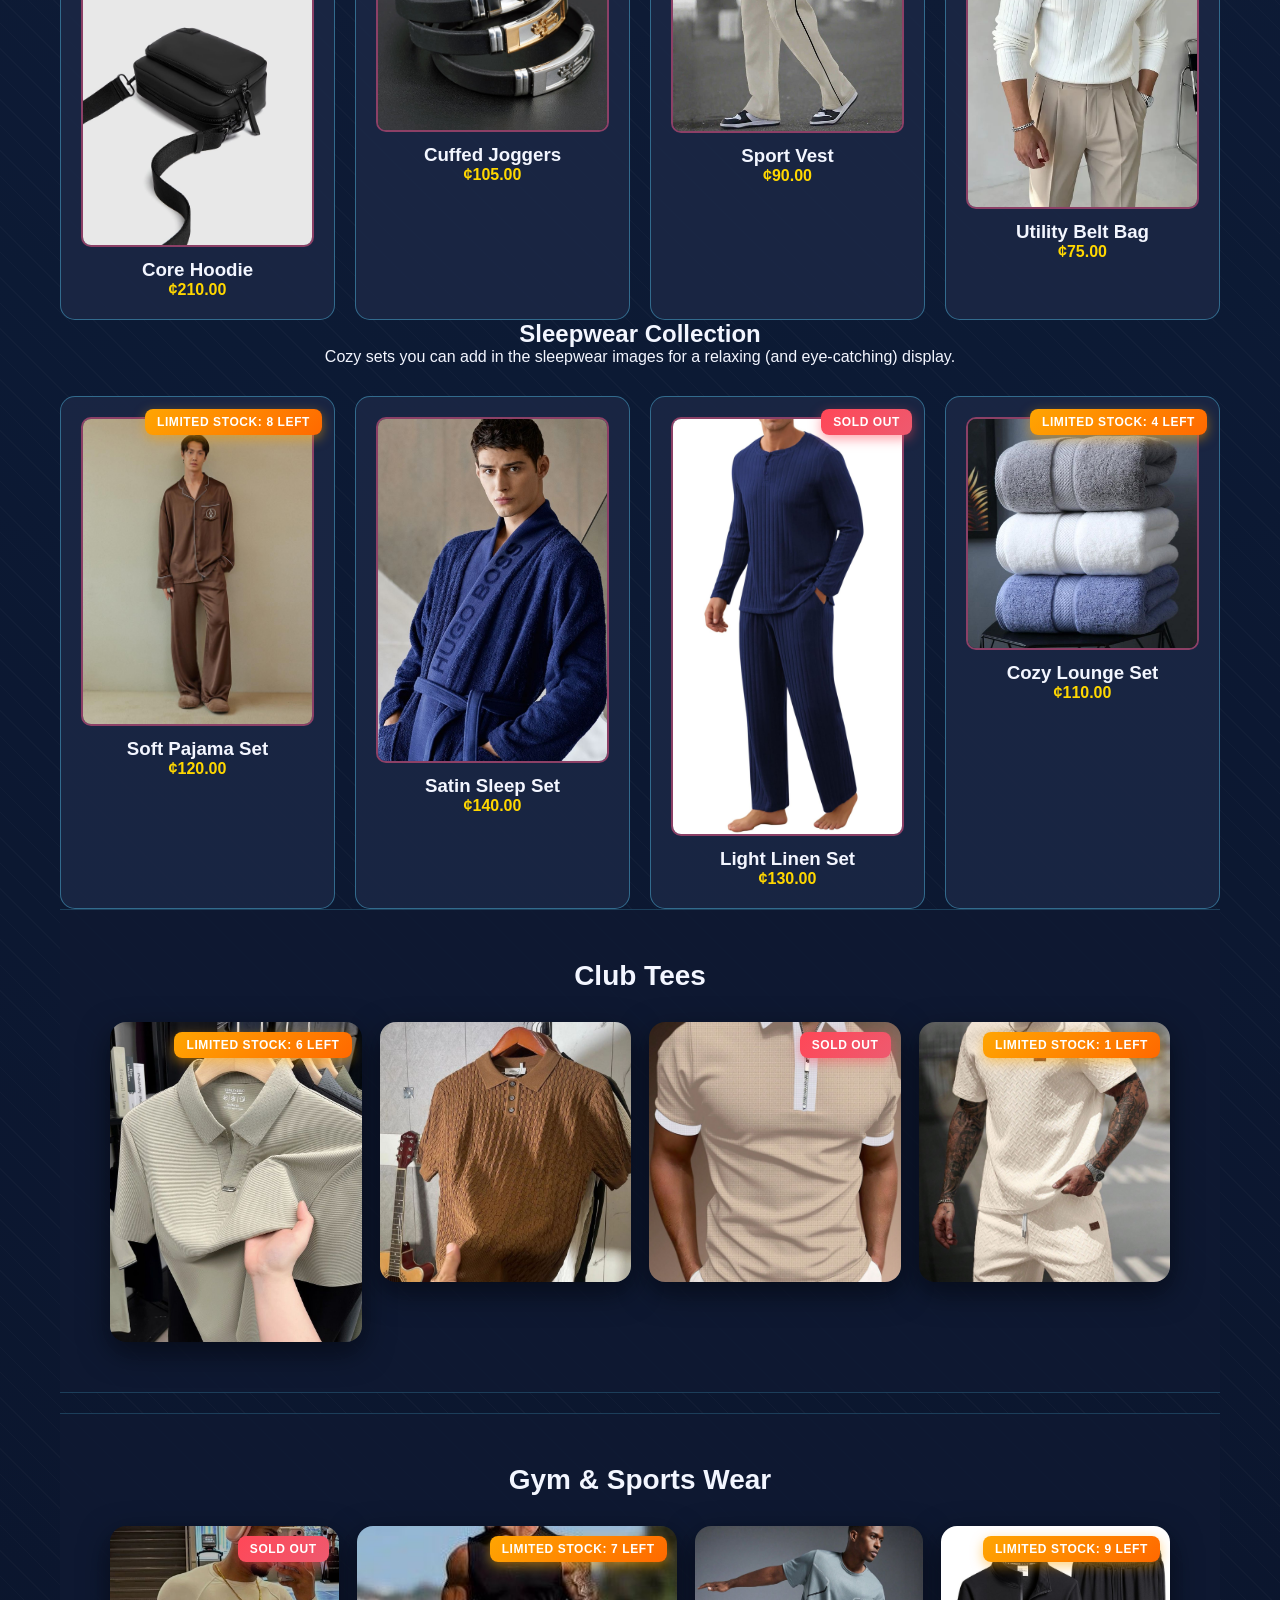
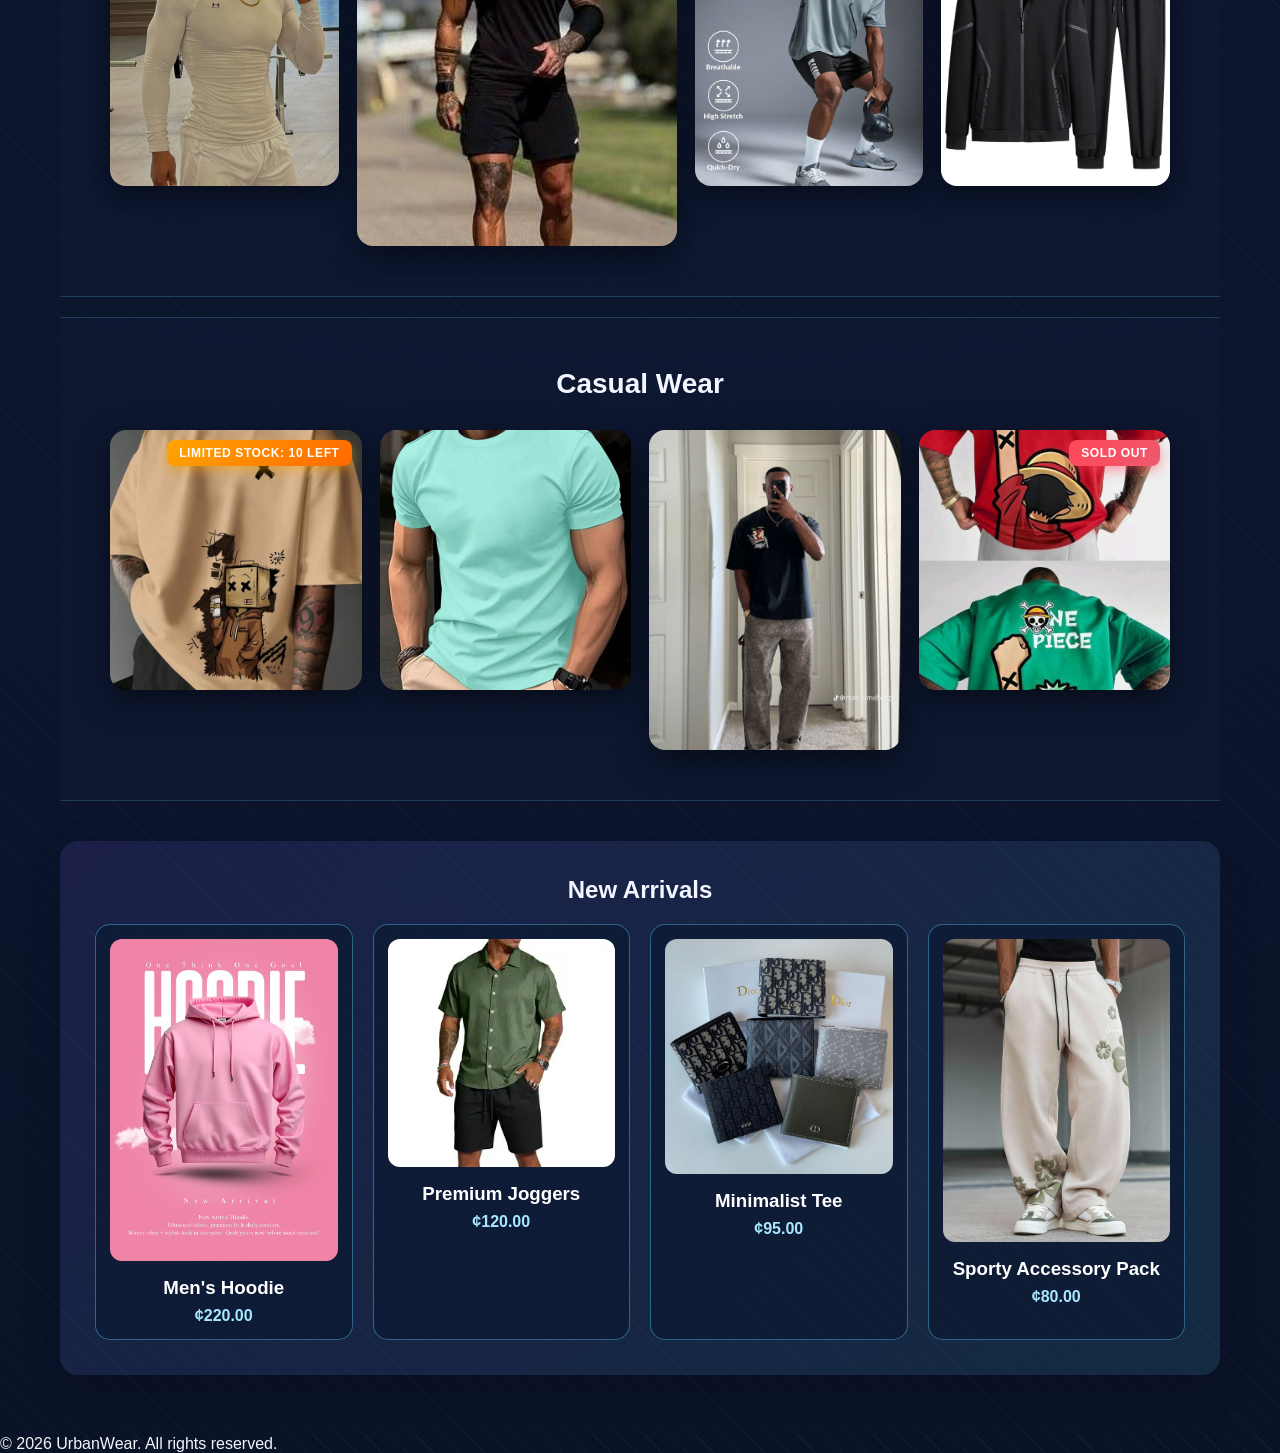
<file: pages/shop.html>
<!DOCTYPE html>
<html lang="en">
<head>
  <meta charset="UTF-8">
  <title>Shop | UrbanWear</title>
  <link rel="stylesheet" href="../src/style.css">
</head>
<body>

<!-- NAVBAR -->
<header>
  <div class="logo">
    <img class="brand-logo" src="../images/brand-logo.svg" alt="UrbanWear logo">
    <div class="logo-text"><strong>UrbanWear</strong><span>Premium</span></div>
  </div>
  <nav>
    <a href="../index.html">Home</a>
    <a href="pages/shop.html" class="active">Shop</a>
    <a href="collections.html">Collections</a>
    <a href="contact.html">Contact</a>
    <a href="about.html">About</a>
    <a href="blog.html">Blog</a>
    <a href="faq.html">FAQ</a>
  </nav>
</header>

<!-- HERO -->
<section class="hero" style="background: linear-gradient(rgba(11, 18, 32, .55), rgba(11, 18, 32, .55)), url('../images/boutique pic3.webp') no-repeat center/cover;">
  <div class="hero-text">
    <h1>Shop the Latest Arrivals</h1>
    <p>Street-ready sets, premium loungewear, and curated accessories in one place.</p>
    <button onclick="location.href='#products'">Browse Products</button>
  </div>
</section>

<section class="products" id="products">
  <h2>Featured Shop Items</h2>
  
  <div class="sizes-guide">
    <h3>Available Sizes</h3>
    <p style="font-size: 14px; color: #a8c5dd; margin-bottom: 15px;">All items available in these sizes:</p>
    <div class="sizes-display">
      <span class="size-badge">XS</span>
      <span class="size-badge">S</span>
      <span class="size-badge">M</span>
      <span class="size-badge">L</span>
      <span class="size-badge">XL</span>
      <span class="size-badge">2XL</span>
      <span class="size-badge">3XL</span>
    </div>
  </div>

  <div class="product-grid">
    <div class="product">
      <img src="../images/top image1.webp" alt="Luxury Two-Piece Set">
      <span class="badge limited">Limited Stock: 3 Left</span>
      <h3>Luxury Two-Piece Set</h3>
      <p>¢240.00</p>
    </div>
    <div class="product">
      <img src="../images/two piece clubtee.jpg" alt="Street Side Bag">
      <span class="badge sold-out">Sold Out</span>
      <h3>Street Side Bag</h3>
      <p>¢65.00</p>
    </div>
    <div class="product">
      <img src="../images/capimage.jpg" alt="Essential Tee">
      <h3>Essential Tee</h3>
      <p>¢150.00</p>
    </div>
    <div class="product">
      <img src="../images/beltimage.jpg" alt="Jewelry Set">
      <span class="badge limited">Limited Stock: 5 Left</span>
      <h3>Urban Jewelry Set</h3>
      <p>¢170.00</p>
    </div>
    <div class="product">
      <img src="../images/sidebag2.jpg" alt="Core Hoodie">
      <span class="badge sold-out">Sold Out</span>
      <h3>Core Hoodie</h3>
      <p>¢210.00</p>
    </div>
    <div class="product">
      <img src="../images/bracelet.jpg" alt="Cuffed Joggers">
      <h3>Cuffed Joggers</h3>
      <p>¢105.00</p>
    </div>
    <div class="product">
      <img src="../images/sweatpants.jpg" alt="Sport Vest">
      <span class="badge limited">Limited Stock: 2 Left</span>
      <h3>Sport Vest</h3>
      <p>¢90.00</p>
    </div>
    <div class="product">
      <img src="../images/incase.jpg" alt="Utility Belt Bag">
      <h3>Utility Belt Bag</h3>
      <p>¢75.00</p>
    </div>
  </div>

  <section class="sleepwear-section">
    <h2>Sleepwear Collection</h2>
    <p>Cozy sets you can add in the sleepwear images for a relaxing (and eye-catching) display.</p>
    <div class="product-grid">
      <div class="product">
        <img src="../images/pj1.jpg" alt="Soft Pajama Set">
        <span class="badge limited">Limited Stock: 8 Left</span>
        <h3>Soft Pajama Set</h3>
        <p>¢120.00</p>
      </div>
      <div class="product">
        <img src="../images/pj2.jpg" alt="Satin Sleep Set">
        <h3>Satin Sleep Set</h3>
        <p>¢140.00</p>
      </div>
      <div class="product">
        <img src="../images/pj3.jpg" alt="Light Linen Set">
        <span class="badge sold-out">Sold Out</span>
        <h3>Light Linen Set</h3>
        <p>¢130.00</p>
      </div>
      <div class="product">
        <img src="../images/towels.jpg" alt="Cozy Lounge Set">
        <span class="badge limited">Limited Stock: 4 Left</span>
        <h3>Cozy Lounge Set</h3>
        <p>¢110.00</p>
      </div>
    </div>
  </section>

  <section class="category-showcase">
    <h2>Club Tees</h2>
    <div class="showcase-grid">
      <div class="showcase-card large">
        <span class="badge limited">Limited Stock: 6 Left</span>
        <img src="../images/clubtee ash.jpg" alt="Oversized Club Tee">
        <div class="overlay">
          <h3>Oversized Club Tee</h3>
          <p>¢95.00</p>
        </div>
      </div>
      <div class="showcase-card">
        <img src="../images/clubtee brown.jpg" alt="Fitted Club Tee">
        <div class="overlay">
          <h3>Fitted Club Tee</h3>
          <p>¢85.00</p>
        </div>
      </div>
      <div class="showcase-card">
        <span class="badge sold-out">Sold Out</span>
        <img src="../images/two color clubtee.jpg" alt="Graphic Club Tee">
        <div class="overlay">
          <h3>Graphic Club Tee</h3>
          <p>¢100.00</p>
        </div>
      </div>
      <div class="showcase-card">
        <span class="badge limited">Limited Stock: 1 Left</span>
        <img src="../images/twopiece clubtee.jpg" alt="Neon Club Tee">
        <div class="overlay">
          <h3>Neon Club Tee</h3>
          <p>¢110.00</p>
        </div>
      </div>
    </div>
  </section>

  <section class="category-showcase">
    <h2>Gym & Sports Wear</h2>
    <div class="showcase-grid alt">
      <div class="showcase-card">
        <span class="badge sold-out">Sold Out</span>
        <img src="../images/sport1.jpg" alt="Performance Tank">
        <div class="overlay">
          <h3>Performance Tank</h3>
          <p>¢75.00</p>
        </div>
      </div>
      <div class="showcase-card large">
        <span class="badge limited">Limited Stock: 7 Left</span>
        <img src="../images/sport2.jpg" alt="Flex Joggers">
        <div class="overlay">
          <h3>Flex Joggers</h3>
          <p>¢145.00</p>
        </div>
      </div>
      <div class="showcase-card">
        <img src="../images/sport3.jpg" alt="Training Shorts">
        <div class="overlay">
          <h3>Training Shorts</h3>
          <p>¢65.00</p>
        </div>
      </div>
      <div class="showcase-card">
        <span class="badge limited">Limited Stock: 9 Left</span>
        <img src="../images/sport4.jpg" alt="Sports Bra">
        <div class="overlay">
          <h3>Sports Bra</h3>
          <p>¢130.00</p>
        </div>
      </div>
    </div>
  </section>

  <section class="category-showcase">
    <h2>Casual Wear</h2>
    <div class="showcase-grid">
      <div class="showcase-card">
        <span class="badge limited">Limited Stock: 10 Left</span>
        <img src="../images/casual4.jpg" alt="Sports Jersey">
        <div class="overlay">
          <h3>Sports Jersey</h3>
          <p>¢120.00</p>
        </div>
      </div>
      <div class="showcase-card">
        <img src="../images/casual 3.jpg" alt="Performance Shorts">
        <div class="overlay">
          <h3>Performance Shorts</h3>
          <p>¢85.00</p>
        </div>
      </div>
      <div class="showcase-card large">
        <img src="../images/casual2.jpg" alt="High-Waist Leggings">
        <div class="overlay">
          <h3>High-Waist Leggings</h3>
          <p>¢155.00</p>
        </div>
      </div>
      <div class="showcase-card">
        <span class="badge sold-out">Sold Out</span>
        <img src="../images/casual5.jpg" alt="Windbreaker">
        <div class="overlay">
          <h3>Windbreaker</h3>
          <p>¢175.00</p>
        </div>
      </div>
    </div>
  </section>

  <div class="shop-arrivals">
    <h2>New Arrivals</h2>
    <div class="arrival-grid">
      <div class="arrival-card">
        <img src="../images/new arrival hoodie.jpg" alt="Men's Chill Set">
        <h3>Men's Hoodie</h3>
        <p>¢220.00</p>
      </div>
      <div class="arrival-card">
        <img src="../images/shirt2.webp" alt="Premium Joggers">
        <h3>Premium Joggers</h3>
        <p>¢120.00</p>
      </div>
      <div class="arrival-card">
        <img src="../images/wallet.jpg" alt="Minimalist Tee">
        <h3>Minimalist Tee</h3>
        <p>¢95.00</p>
      </div>
      <div class="arrival-card">
        <img src="../images/sweatpant2.jpg" alt="Sporty Accessory Pack">
        <h3>Sporty Accessory Pack</h3>
        <p>¢80.00</p>
      </div>
    </div>
  </div>
</section>

<footer>
  <p>© 2026 UrbanWear. All rights reserved.</p>
</footer>

</body>
</html>
</file>
<file: src/style.css>
:root {
  --bg: #0b1220;
  --text: #f3f6ff;
  --card: #1f2a45;
  --accent: #ff5c8a;
  --accent2: #5ad6ff;
  --muted: #b1c2db;
}

* {
  margin: 0;
  padding: 0;
  box-sizing: border-box;
  font-family: 'Arial', sans-serif;
}

body {
  background: radial-gradient(circle at top, #1f2a44 0%, #0e1f3d 42%, #0a1225 100%),
              repeating-linear-gradient(45deg, rgba(255,255,255,0.04) 0px, rgba(255,255,255,0.04) 1px, transparent 1px, transparent 18px);
  background-blend-mode: overlay;
  color: var(--text);
}

body::before {
  content: "";
  position: fixed;
  inset: 0;
  pointer-events: none;
  background: radial-gradient(circle at 20% 25%, rgba(255, 92, 138, 0.28), transparent 40%),
              radial-gradient(circle at 75% 15%, rgba(90, 214, 255, 0.22), transparent 36%),
              radial-gradient(circle at 55% 80%, rgba(59, 166, 185, 0.18), transparent 36%);
  mix-blend-mode: screen;
  z-index: -1;
}

/* NAVBAR */
header {
  display: flex;
  justify-content: space-between;
  padding: 20px 50px;
  background: rgba(14, 20, 35, 0.90);
  box-shadow: 0 6px 25px rgba(0,0,0,0.45);
}

nav a {
  margin: 0 15px;
  text-decoration: none;
  color: var(--text);
  font-weight: 600;
  transition: color .2s ease;
}

nav a:hover {
  color: var(--accent);
}

nav a.active {
  color: var(--accent2);
  border-bottom: 3px solid var(--accent);
  padding-bottom: 6px;
  font-weight: 700;
}

.logo {
  display: inline-flex;
  align-items: center;
  gap: 12px;
}

.brand-logo {
  width: 42px;
  height: 42px;
  background: linear-gradient(135deg, #5ad6ff, #7f5fff);
  border-radius: 10px;
  padding: 6px;
  box-shadow: 0 5px 16px rgba(0, 0, 0, 0.35);
  border: 2px solid rgba(255, 255, 255, 0.4);
}

.logo-text {
  display: flex;
  flex-direction: column;
  line-height: 1;
}

.logo-text strong {
  font-family: 'Poppins', 'Montserrat', sans-serif;
  font-weight: 900;
  font-size: 22px;
  color: #ffffff;
  text-shadow: 0 0 12px rgba(90,214,255,0.7);
}

.logo-text span {
  font-size: 0.75rem;
  color: #bfe5ff;
  letter-spacing: 0.08em;
  text-transform: uppercase;
}

/* HERO */
.hero {
  height: 80vh;
  background: linear-gradient(rgba(11, 18, 32, .65), rgba(11, 18, 32, .65)), url('../images/boutique pic1.webp') no-repeat center/cover;
  display: flex;
  align-items: center;
  padding: 50px;
}

.hero-text {
  max-width: 500px;
  color: white;
}

.hero h1 {
  font-size: 48px;
  margin-bottom: 20px;
}

.hero button {
  padding: 12px 25px;
  background: linear-gradient(120deg, #7b61ff, #9a8cff);
  color: #fff;
  border: none;
  cursor: pointer;
  box-shadow: 0 6px 16px rgba(123,97,255,0.25);
}

/* CATEGORIES */
.categories {
  padding: 60px;
  text-align: center;
}

.category-grid {
  display: flex;
  gap: 20px;
  margin-top: 30px;
  justify-content: center;
}

.card {
  background: var(--card);
  padding: 40px;
  border-radius: 15px;
  width: 200px;
  box-shadow: 0 8px 20px rgba(0,0,0,0.35);
  display: flex;
  flex-direction: column;
  align-items: center;
  text-decoration: none;
  cursor: pointer;
  transition: transform 0.3s ease, box-shadow 0.3s ease;
}

.card:hover {
  transform: translateY(-6px);
  box-shadow: 0 12px 28px rgba(90, 214, 255, 0.3);
}

.card img {
  width: 100%;
  height: 135px;
  object-fit: cover;
  border-radius: 12px;
  margin-bottom: 12px;
}

.card span {
  display: block;
  font-size: 18px;
  font-weight: 700;
  color: var(--text);
}

/* PRODUCTS */
.products {
  padding: 60px;
  text-align: center;
  background: rgba(12,22,42,.45);
  border-top: 2px solid rgba(90,214,255,0.3);
}

.shop-arrivals {
  margin-top: 40px;
  padding: 35px;
  border-radius: 18px;
  background: linear-gradient(140deg, rgba(123,97,255,0.14), rgba(90,214,255,0.12));
  box-shadow: 0 12px 35px rgba(10, 10, 30, 0.3);
}

.shop-arrivals h2 {
  margin-bottom: 20px;
  color: #f3f6ff;
}

.arrival-grid {
  display: grid;
  gap: 20px;
  grid-template-columns: repeat(auto-fit, minmax(220px, 1fr));
}

.arrival-card {
  background: rgba(15, 28, 55, 0.9);
  border: 1px solid rgba(90,214,255,0.4);
  border-radius: 15px;
  padding: 14px;
  text-align: center;
}

.arrival-card img {
  width: 100%;
  border-radius: 12px;
  object-fit: cover;
  margin-bottom: 12px;
}

.arrival-card h3 {
  margin-bottom: 8px;
  color: #fff;
}

.arrival-card p {
  font-weight: 700;
  color: #a8e7ff;
}

.product-grid {
  display: grid;
  grid-template-columns: repeat(4, 1fr);
  gap: 20px;
  margin-top: 30px;
}

.product {
  background: rgba(28, 40, 70, 0.87);
  padding: 20px;
  border-radius: 15px;
  border: 1px solid rgba(90,214,255,0.4);
  position: relative;
  text-decoration: none;
  display: flex;
  flex-direction: column;
  cursor: pointer;
  transition: transform 0.3s ease, box-shadow 0.3s ease;
}

.product:hover {
  transform: translateY(-4px);
  box-shadow: 0 10px 25px rgba(90, 214, 255, 0.3);
}

.product img {
  width: 100%;
  border-radius: 10px;
  border: 2px solid rgba(255,92,138,0.5);
}

.product h3 {
  color: var(--text);
  margin-top: 12px;
}

.product p {
  color: #ffd700;
  font-weight: 700;
}

/* Product Badges */
.badge {
  position: absolute;
  top: 12px;
  right: 12px;
  padding: 6px 12px;
  border-radius: 8px;
  font-size: 12px;
  font-weight: 700;
  z-index: 10;
  text-transform: uppercase;
  letter-spacing: 0.05em;
}

.badge.sold-out {
  background: linear-gradient(135deg, #ff4757, #ee5a6f);
  color: #fff;
  box-shadow: 0 4px 12px rgba(255, 71, 87, 0.5);
}

.badge.limited {
  background: linear-gradient(135deg, #ffa502, #ff6900);
  color: #fff;
  box-shadow: 0 4px 12px rgba(255, 165, 2, 0.5);
}

/* PROMO */
.promo {
  height: 300px;
  background: linear-gradient(135deg, rgba(72, 60, 139, 0.75), rgba(58, 112, 176, 0.75));
  display: flex;
  align-items: center;
  justify-content: center;
  color: #fff;
}

.promo-text {
  text-align: center;
}

.promo button {
  margin-top: 15px;
  padding: 10px 20px;
  border: none;
  background: linear-gradient(120deg, #6e5f80, #b394c7);
  color: white;
  cursor: pointer;
}

.btn-link {
  display: inline-block;
  margin-top: 15px;
  padding: 12px 28px;
  background: linear-gradient(120deg, #7b61ff, #9a8cff);
  color: white;
  text-decoration: none;
  border-radius: 8px;
  font-weight: 700;
  transition: transform 0.2s ease, box-shadow 0.2s ease;
  box-shadow: 0 6px 16px rgba(123,97,255,0.35);
}

.btn-link:hover {
  transform: translateY(-2px);
  box-shadow: 0 8px 20px rgba(123,97,255,0.5);
}

/* NEWSLETTER */
.newsletter {
  padding: 60px;
  text-align: center;
}

.newsletter input {
  padding: 10px;
  width: 250px;
  margin-top: 15px;
}

.newsletter button {
  padding: 10px 20px;
  margin-left: 10px;
  background: linear-gradient(120deg, var(--accent), var(--accent2));
  color: white;
  border: none;
  cursor: pointer;
}

/* New pages and components */
.hero-alt {
  height: 55vh;
  background: linear-gradient(140deg, rgba(31, 42, 67, 0.78), rgba(90, 214, 255, 0.35)), url('../images/boutique pic2.webp') no-repeat center/cover;
  display: flex;
  align-items: center;
  padding: 50px;
}

.story-section {
  background: linear-gradient(160deg, #191f2f, #122038);
  color: #f4f8ff;
  padding: 60px 50px;
  text-align: center;
}

.story-content p {
  margin-top: 16px;
  font-size: 18px;
  line-height: 1.6;
}

.ceo-section {
  padding: 60px 50px;
  background: linear-gradient(140deg, rgba(25, 40, 70, 0.9), rgba(15, 28, 55, 0.95));
  border-top: 2px solid rgba(90, 214, 255, 0.25);
  border-bottom: 2px solid rgba(90, 214, 255, 0.25);
}

.ceo-content {
  display: grid;
  grid-template-columns: 1fr 1.3fr;
  gap: 40px;
  align-items: center;
  max-width: 1000px;
  margin: 0 auto;
}

.ceo-image img {
  width: 100%;
  border-radius: 16px;
  box-shadow: 0 15px 40px rgba(90, 214, 255, 0.3);
  border: 3px solid rgba(90, 214, 255, 0.4);
}

.ceo-story h2 {
  font-size: 26px;
  margin-bottom: 20px;
  color: #5ad6ff;
}

.ceo-story p {
  margin-bottom: 16px;
  line-height: 1.7;
  color: #dce9ff;
  font-size: 15px;
}

.ceo-story strong {
  color: #fff;
  display: block;
  margin-top: 18px;
  margin-bottom: 8px;
  font-size: 16px;
}

/* Sizes Guide */
.sizes-guide {
  background: rgba(25, 40, 70, 0.85);
  border: 1px dashed rgba(90, 214, 255, 0.4);
  border-radius: 12px;
  padding: 20px;
  margin-bottom: 30px;
  text-align: center;
}

.sizes-guide h3 {
  color: #5ad6ff;
  margin-bottom: 8px;
}

.sizes-display {
  display: flex;
  gap: 10px;
  justify-content: center;
  flex-wrap: wrap;
}

.size-badge {
  background: linear-gradient(135deg, rgba(90, 214, 255, 0.3), rgba(123, 97, 255, 0.3));
  border: 2px solid rgba(90, 214, 255, 0.5);
  color: #5ad6ff;
  padding: 8px 14px;
  border-radius: 8px;
  font-weight: 700;
  font-size: 14px;
  transition: all 0.2s ease;
}

.size-badge:hover {
  background: linear-gradient(135deg, #5ad6ff, #7f5fff);
  color: #fff;
  border-color: #5ad6ff;
  cursor: pointer;
}

/* Cute Contact Boxes */
.contact-boxes {
  display: grid;
  grid-template-columns: 1fr 1fr;
  gap: 20px;
  margin-top: 30px;
}

.info-box {
  background: linear-gradient(135deg, rgba(40, 60, 95, 0.95), rgba(30, 50, 85, 0.95));
  border: 2px solid rgba(90, 214, 255, 0.35);
  border-radius: 16px;
  padding: 25px;
  box-shadow: 0 8px 24px rgba(90, 214, 255, 0.15);
  transition: all 0.3s ease;
}

.info-box:hover {
  transform: translateY(-6px);
  box-shadow: 0 12px 32px rgba(90, 214, 255, 0.25);
  border-color: rgba(90, 214, 255, 0.6);
}

.info-box h3 {
  color: #5ad6ff;
  font-size: 20px;
  margin-bottom: 12px;
}

.info-box p {
  color: #dce9ff;
  margin: 6px 0;
  font-size: 15px;
}

.info-box ul {
  margin: 0;
  padding: 0;
}

/* Map Container */
.map-container {
  padding: 40px 50px;
  background: rgba(15, 25, 50, 0.9);
  border-top: 2px solid rgba(90, 214, 255, 0.2);
  border-bottom: 2px solid rgba(90, 214, 255, 0.2);
}

.map-container h2 {
  text-align: center;
  margin-bottom: 20px;
  color: #fff;
}

.map-container iframe {
  box-shadow: 0 10px 30px rgba(0, 0, 0, 0.4);
}

@media (max-width: 960px) {
  .contact-boxes {
    grid-template-columns: 1fr;
  }
  .ceo-content {
    grid-template-columns: 1fr;
  }
}

.mission-grid {
  display: grid;
  grid-template-columns: repeat(auto-fit, minmax(220px, 1fr));
  gap: 18px;
  margin: 45px 50px;
}

.mission-grid article {
  background: rgba(25, 36, 58, 0.84);
  border: 1px solid rgba(90, 214, 255, 0.35);
  padding: 22px;
  border-radius: 15px;
  display: flex;
  flex-direction: column;
  align-items: center;
  text-align: center;
}

.mission-grid img {
  width: 100%;
  height: 160px;
  object-fit: cover;
  border-radius: 11px;
  margin-bottom: 12px;
}

.mission-grid h2 {
  margin: 10px 0;
}


.team-review, .review-boxes {
  padding: 50px;
  background: rgba(13, 24, 46, 0.85);
}

.review-boxes h2 {
  margin-bottom: 20px;
}

.testimonial-grid {
  display: grid;
  gap: 20px;
  grid-template-columns: repeat(auto-fit, minmax(220px, 1fr));
}

.testimonial-grid blockquote {
  background: rgba(28, 40, 70, 0.95);
  border-left: 3px solid var(--accent2);
  padding: 20px;
  border-radius: 12px;
  color: #e3eff9;
}

.testimonial-grid footer {
  margin-top: 12px;
  color: #c3d7ed;
  font-style: italic;
}

.collection-grid, .article-grid {
  display: grid;
  gap: 20px;
  padding: 40px 50px;
  grid-template-columns: repeat(auto-fit, minmax(220px, 1fr));
}

.collection-card, .blog-card {
  background: rgba(26, 37, 61, 0.92);
  padding: 16px;
  border-radius: 14px;
  border: 1px solid rgba(90, 214, 255, 0.3);
}

.collection-card img, .blog-card img {
  width: 100%;
  border-radius: 12px;
  height: 170px;
  object-fit: cover;
  margin-bottom: 12px;
}

.collection-card h3, .blog-card h2 {
  margin-bottom: 10px;
}

.contact-hero, .faq-hero, .blog-hero {
  background: linear-gradient(150deg, rgba(109, 57, 143, 0.80), rgba(59, 112, 176, 0.80));
  color: #fff;
  text-align: center;
  padding: 70px 30px;
}

.contact-grid {
  display: grid;
  grid-template-columns: 1.2fr 1fr;
  gap: 20px;
  padding: 40px 50px;
}

.contact-form, .contact-info {
  background: rgba(20, 35, 58, 0.95);
  border: 1px solid rgba(90, 214, 255, 0.35);
  border-radius: 14px;
  padding: 22px;
}

.contact-form label {
  display: block;
  color: #dce9ff;
  margin-top: 12px;
}

.contact-form input, .contact-form textarea {
  width: 100%;
  margin-top: 6px;
  padding: 10px;
  border-radius: 8px;
  border: 1px solid rgba(168, 231, 255, 0.5);
  background: rgba(10, 16, 31, 0.9);
  color: #f5fbff;
}

.contact-form textarea {
  min-height: 140px;
}

.contact-form button {
  margin-top: 14px;
  background: linear-gradient(120deg, #ff5c8a, #6ecbcc);
  border: none;
  color: #fff;
  padding: 10px 18px;
  border-radius: 10px;
  cursor: pointer;
}

.faq-accordion {
  padding: 40px 50px;
}

.faq-item {
  background: rgba(19, 31, 52, 0.95);
  border: 1px solid rgba(90, 214, 255, 0.35);
  margin-bottom: 10px;
  padding: 16px;
  border-radius: 12px;
}

.faq-item h3 {
  margin-bottom: 8px;
}

.button, .btn-link, .hero button, .promo button {
  transition: transform .2s ease, opacity .2s ease;
}

.button:hover, .btn-link:hover, .hero button:hover, .promo button:hover {
  transform: translateY(-2px);
  opacity: .9;
}

@media (max-width: 960px) {
  header { padding: 15px 30px; }
  .contact-grid, .mission-grid, .collection-grid, .article-grid, .product-grid {
    grid-template-columns: 1fr;
  }
  .hero, .hero-alt { height: auto; padding: 50px 20px; }
}

/* Featured Showcase */
.featured-showcase {
  padding: 60px 50px;
  text-align: center;
  background: linear-gradient(160deg, rgba(20, 35, 60, 0.9), rgba(15, 25, 50, 0.85));
  border-top: 2px solid rgba(90, 214, 255, 0.25);
}

.featured-showcase h2 {
  font-size: 32px;
  margin-bottom: 8px;
  color: #fff;
}

.featured-showcase > p {
  color: #bfe5ff;
  margin-bottom: 30px;
  font-size: 16px;
}

.showcase-boxes {
  display: grid;
  grid-template-columns: 2fr 1fr 1fr 1fr;
  gap: 18px;
  margin-bottom: 20px;
}

.showcase-box {
  position: relative;
  height: 220px;
  border-radius: 14px;
  overflow: hidden;
  cursor: pointer;
  box-shadow: 0 10px 30px rgba(0, 0, 0, 0.45);
  transition: transform 0.35s ease, box-shadow 0.35s ease;
}

.showcase-box:hover {
  transform: translateY(-10px) scale(1.03);
  box-shadow: 0 20px 45px rgba(90, 214, 255, 0.4);
}

.showcase-box.large {
  height: 280px;
  grid-column: span 1;
}

.showcase-box img {
  width: 100%;
  height: 100%;
  object-fit: cover;
  transition: scale 0.4s ease;
}

.showcase-box:hover img {
  scale: 1.1;
}

.showcase-box .box-overlay {
  position: absolute;
  inset: 0;
  background: linear-gradient(180deg, transparent 30%, rgba(11, 18, 32, 0.98) 100%);
  display: flex;
  flex-direction: column;
  justify-content: flex-end;
  padding: 20px;
  color: #fff;
  opacity: 0;
  transition: opacity 0.3s ease;
}

.showcase-box:hover .box-overlay {
  opacity: 1;
}

.showcase-box h3 {
  font-size: 18px;
  font-weight: 700;
  margin-bottom: 4px;
}

.showcase-box span {
  font-size: 12px;
  color: #a8e7ff;
  text-transform: uppercase;
  letter-spacing: 0.08em;
}

@media (max-width: 960px) {
  .showcase-boxes {
    grid-template-columns: repeat(2, 1fr);
  }
  .showcase-box.large {
    grid-column: span 1;
    height: 220px;
  }
}

/* Shopping Cart Section */
.shopping-cart-section {
  padding: 50px;
  background: rgba(15, 25, 50, 0.9);
}

.shopping-cart-section h2 {
  text-align: center;
  margin-bottom: 30px;
}

.cart-container {
  display: grid;
  grid-template-columns: 2fr 1fr;
  gap: 20px;
}

.cart-items {
  background: rgba(25, 40, 70, 0.85);
  border: 1px solid rgba(90, 214, 255, 0.3);
  border-radius: 14px;
  padding: 30px;
  min-height: 300px;
}

.empty-cart {
  text-align: center;
  display: flex;
  flex-direction: column;
  justify-content: center;
  height: 100%;
  color: #bfe5ff;
}

.cart-summary {
  background: linear-gradient(135deg, rgba(31, 42, 67, 0.9), rgba(20, 35, 60, 0.95));
  border: 1px solid rgba(90, 214, 255, 0.35);
  border-radius: 14px;
  padding: 20px;
  height: fit-content;
  position: sticky;
  top: 20px;
}

.cart-summary h3 {
  margin-bottom: 15px;
  font-size: 18px;
}

.summary-row {
  display: flex;
  justify-content: space-between;
  margin-bottom: 10px;
  color: #dce9ff;
}

.summary-row.total {
  font-size: 18px;
  font-weight: 700;
  color: #5ad6ff;
}

.checkout-btn {
  width: 100%;
  padding: 12px;
  margin-top: 15px;
  background: linear-gradient(120deg, #7b61ff, #9a8cff);
  border: none;
  color: white;
  border-radius: 8px;
  font-weight: 700;
  cursor: pointer;
}

.checkout-btn:disabled {
  background: #555;
  cursor: not-allowed;
  opacity: 0.6;
}

/* Order Tracking */
.order-tracking {
  padding: 50px;
  background: rgba(20, 35, 60, 0.85);
}

.order-tracking h2 {
  text-align: center;
  margin-bottom: 30px;
}

.tracking-container {
  display: grid;
  grid-template-columns: 1fr 1.2fr;
  gap: 20px;
}

.tracking-form {
  background: rgba(25, 40, 70, 0.9);
  border: 1px solid rgba(90, 214, 255, 0.3);
  border-radius: 14px;
  padding: 20px;
}

.tracking-form input {
  width: 100%;
  padding: 10px;
  margin-bottom: 10px;
  border-radius: 8px;
  border: 1px solid rgba(90, 214, 255, 0.4);
  background: rgba(10, 16, 31, 0.95);
  color: #f5fbff;
}

.tracking-form button {
  width: 100%;
  padding: 12px;
  background: linear-gradient(120deg, #ff5c8a, #5ad6ff);
  border: none;
  color: white;
  border-radius: 8px;
  font-weight: 700;
  cursor: pointer;
}

.tracking-status {
  background: rgba(25, 40, 70, 0.9);
  border: 1px solid rgba(90, 214, 255, 0.3);
  border-radius: 14px;
  padding: 20px;
}

.status-timeline {
  display: flex;
  justify-content: space-between;
  margin-top: 20px;
}

.status-step {
  text-align: center;
  flex: 1;
}

.status-circle {
  width: 50px;
  height: 50px;
  background: rgba(58, 112, 176, 0.5);
  border: 2px solid rgba(90, 214, 255, 0.4);
  border-radius: 50%;
  display: flex;
  align-items: center;
  justify-content: center;
  margin: 0 auto 10px;
  font-size: 20px;
  color: #a8e7ff;
}

.status-circle.completed {
  background: linear-gradient(135deg, #5ad6ff, #4ac8ff);
  border-color: #5ad6ff;
  color: #0b1220;
}

.status-step p {
  font-weight: 700;
  margin-bottom: 4px;
}

.status-step span {
  font-size: 12px;
  color: #8ba5c9;
}

/* Customer Feedback */
.customer-feedback {
  padding: 50px;
  background: rgba(15, 25, 50, 0.9);
}

.customer-feedback h2 {
  text-align: center;
}

.customer-feedback > p {
  text-align: center;
  color: #bfe5ff;
  margin-bottom: 25px;
}

.feedback-form {
  max-width: 600px;
  margin: 0 auto;
  background: rgba(25, 40, 70, 0.9);
  border: 1px solid rgba(90, 214, 255, 0.3);
  border-radius: 14px;
  padding: 20px;
}

.feedback-form textarea {
  width: 100%;
  min-height: 140px;
  padding: 12px;
  border-radius: 8px;
  border: 1px solid rgba(90, 214, 255, 0.4);
  background: rgba(10, 16, 31, 0.95);
  color: #f5fbff;
  margin-bottom: 15px;
  resize: vertical;
}

.rating {
  margin-bottom: 15px;
}

.rating label {
  display: block;
  margin-bottom: 10px;
  color: #dce9ff;
  font-weight: 600;
}

.stars {
  display: flex;
  gap: 10px;
  justify-content: center;
}

.star {
  font-size: 32px;
  color: #444;
  cursor: pointer;
  transition: color 0.2s ease;
}

.star.active {
  color: #ffd700;
}

.submit-feedback {
  width: 100%;
  padding: 12px;
  background: linear-gradient(120deg, #7b61ff, #9a8cff);
  border: none;
  color: white;
  border-radius: 8px;
  font-weight: 700;
  cursor: pointer;
}

@media (max-width: 960px) {
  .cart-container, .tracking-container {
    grid-template-columns: 1fr;
  }
  .status-timeline {
    flex-direction: column;
  }
}

/* Category Showcase */
.category-showcase {
  padding: 50px;
  background: rgba(15, 25, 50, 0.85);
  border-top: 1px solid rgba(90, 214, 255, 0.2);
  border-bottom: 1px solid rgba(90, 214, 255, 0.2);
  margin-bottom: 20px;
}

.category-showcase h2 {
  margin-bottom: 30px;
  text-align: center;
  font-size: 28px;
}

.showcase-grid {
  display: grid;
  grid-template-columns: repeat(4, 1fr);
  gap: 18px;
}

.showcase-grid.alt {
  grid-template-columns: 1fr 1.4fr 1fr 1fr;
}

.showcase-card {
  position: relative;
  height: 260px;
  border-radius: 16px;
  overflow: hidden;
  box-shadow: 0 10px 30px rgba(0, 0, 0, 0.5);
  transition: transform 0.3s ease, box-shadow 0.3s ease;
  cursor: pointer;
}

.showcase-card .badge {
  position: absolute;
  top: 10px;
  right: 10px;
  z-index: 15;
}

.showcase-card:hover {
  transform: translateY(-8px) scale(1.02);
  box-shadow: 0 15px 40px rgba(90, 214, 255, 0.4);
}

.showcase-card.large {
  height: 320px;
  grid-column: span 1;
  grid-row: span 1;
}

.showcase-card img {
  width: 100%;
  height: 100%;
  object-fit: cover;
  transition: scale 0.4s ease;
}

.showcase-card:hover img {
  scale: 1.08;
}

.showcase-card .overlay {
  position: absolute;
  inset: 0;
  background: linear-gradient(180deg, transparent 40%, rgba(11, 18, 32, 0.95) 100%);
  display: flex;
  flex-direction: column;
  justify-content: flex-end;
  padding: 16px;
  color: #fff;
  opacity: 0;
  transition: opacity 0.3s ease;
}

.showcase-card:hover .overlay {
  opacity: 1;
}

.showcase-card h3 {
  font-size: 16px;
  margin-bottom: 6px;
  font-weight: 700;
}

.showcase-card p {
  font-weight: 600;
  color: #ffd700;
}

@media (max-width: 960px) {
  .showcase-grid, .showcase-grid.alt {
    grid-template-columns: repeat(2, 1fr);
  }
  .showcase-card.large {
    grid-column: span 1;
  }
}


.section-title {
  margin-bottom: 20px;
  text-align: center;
  color: #fff;
}

.info-grid {
  display: grid;
  grid-template-columns: repeat(auto-fit, minmax(250px, 1fr));
  gap: 20px;
  margin: 40px 0;
}

.info-card {
  background: linear-gradient(135deg, rgba(123,97,255,0.25), rgba(90,214,255,0.14));
  border: 1px solid rgba(123,97,255,0.4);
  border-radius: 16px;
  padding: 25px;
  box-shadow: 0 10px 25px rgba(0, 0, 0, 0.25);
}

.info-card h3 {
  margin-bottom: 10px;
  color: #fff;
}

.info-card p {
  color: #d9e8ff;
  line-height: 1.6;
}

.testimonials {
  padding: 60px 20px;
  background: linear-gradient(160deg, rgba(10, 14, 42, 0.95), rgba(24, 38, 73, 0.92));
}

.testimonial-grid {
  display: grid;
  grid-template-columns: repeat(auto-fit, minmax(240px, 1fr));
  gap: 18px;
}

.testimonial {
  background: rgba(21, 33, 56, 0.95);
  border: 1px solid rgba(90, 214, 255, 0.4);
  border-radius: 16px;
  padding: 20px;
  box-shadow: 0 8px 20px rgba(0,0,0,0.3);
}

.testimonial h4 {
  margin-bottom: 8px;
  color: var(--accent);
}

.testimonial p {
  color: #e0efff;
  font-size: 14px;
  line-height: 1.5;
}

.cta-band {
  margin: 40px 0;
  padding: 40px 20px;
  background: linear-gradient(120deg, rgba(255,92,138,0.9), rgba(90,214,255,0.9));
  border-radius: 16px;
  text-align: center;
}

.cta-band h2 {
  margin-bottom: 12px;
}

.cta-band button {
  padding: 12px 35px;
  background: #100f1f;
  color: #fff;
  border: 1px solid rgba(255, 255, 255, 0.25);
  border-radius: 10px;
  cursor: pointer;
}

.hero-alt {
  padding: 90px 30px;
  text-align: center;
  background: linear-gradient(160deg, rgba(12, 20, 42, .9), rgba(27, 39, 70, .9));
  color: #f8fbff;
}

.hero-alt h1 {
  font-size: 46px;
  margin-bottom: 16px;
}

.hero-alt p {
  font-size: 18px;
  color: #c7daee;
}

/* Blog Redesign - No Images */
.blog-container {
  display: grid;
  grid-template-columns: repeat(auto-fit, minmax(320px, 1fr));
  gap: 24px;
  padding: 50px;
  max-width: 1200px;
  margin: 0 auto;
}

.blog-card-alt {
  background: linear-gradient(135deg, rgba(25, 40, 70, 0.95), rgba(20, 35, 60, 0.88));
  border: 2px solid rgba(90, 214, 255, 0.25);
  border-left: 6px solid var(--accent2);
  border-radius: 14px;
  padding: 28px;
  transition: all 0.35s cubic-bezier(0.34, 1.56, 0.64, 1);
  position: relative;
  overflow: hidden;
}

.blog-card-alt::before {
  content: "";
  position: absolute;
  top: 0;
  left: 0;
  right: 0;
  height: 4px;
  background: linear-gradient(90deg, var(--accent), var(--accent2), var(--accent));
  opacity: 0;
  transition: opacity 0.35s ease;
}

.blog-card-alt:hover {
  transform: translateY(-8px) scale(1.02);
  border-color: rgba(90, 214, 255, 0.5);
  box-shadow: 0 15px 45px rgba(90, 214, 255, 0.3), 
              inset 0 1px 0 rgba(255, 255, 255, 0.1);
}

.blog-card-alt:hover::before {
  opacity: 1;
}

.blog-header {
  display: flex;
  justify-content: space-between;
  align-items: center;
  margin-bottom: 16px;
  gap: 10px;
  flex-wrap: wrap;
}

.blog-category {
  display: inline-block;
  padding: 6px 14px;
  border-radius: 20px;
  font-size: 12px;
  font-weight: 700;
  text-transform: uppercase;
  letter-spacing: 0.08em;
}

.blog-category.fashion {
  background: rgba(255, 92, 138, 0.2);
  color: #ff9ab8;
  border: 1px solid rgba(255, 92, 138, 0.4);
}

.blog-category.quality {
  background: rgba(90, 214, 255, 0.2);
  color: #7fd9ff;
  border: 1px solid rgba(90, 214, 255, 0.4);
}

.blog-category.styling {
  background: rgba(123, 97, 255, 0.2);
  color: #c4b0ff;
  border: 1px solid rgba(123, 97, 255, 0.4);
}

.blog-category.trend {
  background: rgba(126, 188, 99, 0.2);
  color: #a8d76a;
  border: 1px solid rgba(126, 188, 99, 0.4);
}

.read-time {
  font-size: 12px;
  color: #8ba5c9;
  font-weight: 600;
  background: rgba(90, 214, 255, 0.1);
  padding: 4px 10px;
  border-radius: 12px;
}

.blog-card-alt h2 {
  font-size: 22px;
  line-height: 1.4;
  margin-bottom: 14px;
  color: #fff;
  transition: color 0.35s ease;
}

.blog-card-alt:hover h2 {
  color: var(--accent2);
}

.blog-card-alt p {
  color: #d9e8ff;
  line-height: 1.7;
  margin-bottom: 18px;
  font-size: 15px;
}

.blog-meta {
  display: flex;
  gap: 16px;
  margin-bottom: 18px;
  padding-bottom: 14px;
  border-bottom: 1px solid rgba(90, 214, 255, 0.15);
  font-size: 13px;
}

.author {
  color: #9ebdff;
  font-weight: 600;
}

.date {
  color: #7a8fa8;
}

.read-more {
  display: inline-block;
  color: var(--accent2);
  text-decoration: none;
  font-weight: 700;
  font-size: 14px;
  transition: all 0.3s ease;
  position: relative;
  padding-right: 20px;
}

.read-more::after {
  content: "→";
  position: absolute;
  right: 0;
  transition: transform 0.3s ease;
}

.read-more:hover {
  color: var(--accent);
}

.read-more:hover::after {
  transform: translateX(6px);
}

/* Review/Testimonials section after blog cards */
.review-boxes {
  padding: 60px 50px;
  text-align: center;
  background: linear-gradient(160deg, rgba(10, 14, 42, 0.85), rgba(15, 25, 50, 0.90));
  border-top: 2px solid rgba(90, 214, 255, 0.2);
}

.review-boxes h2 {
  font-size: 28px;
  margin-bottom: 30px;
  background: linear-gradient(120deg, var(--accent2), var(--accent), var(--accent2));
  -webkit-background-clip: text;
  -webkit-text-fill-color: transparent;
  background-clip: text;
}

.testimonial-grid blockquote {
  background: rgba(25, 40, 70, 0.8);
  border-left: 4px solid var(--accent2);
  padding: 24px;
  margin: 0;
  border-radius: 8px;
  transition: all 0.3s ease;
}

.testimonial-grid blockquote:hover {
  transform: translateY(-4px);
  box-shadow: 0 10px 30px rgba(90, 214, 255, 0.2);
  border-left-color: var(--accent);
}

.testimonial-grid blockquote p {
  color: #d9e8ff;
  font-style: italic;
  margin-bottom: 12px;
  line-height: 1.6;
}

.testimonial-grid blockquote footer {
  color: var(--accent2);
  font-weight: 600;
  font-size: 14px;
}

@media (max-width: 960px) {
  .blog-container {
    grid-template-columns: repeat(auto-fit, minmax(280px, 1fr));
    padding: 30px;
  }
  
  .blog-card-alt {
    padding: 20px;
  }
  
  .blog-card-alt h2 {
    font-size: 20px;
  }
  
  .review-boxes {
    padding: 40px 30px;
  }
  
  .testimonial-grid {
    grid-template-columns: 1fr;
  }
}
</file>
